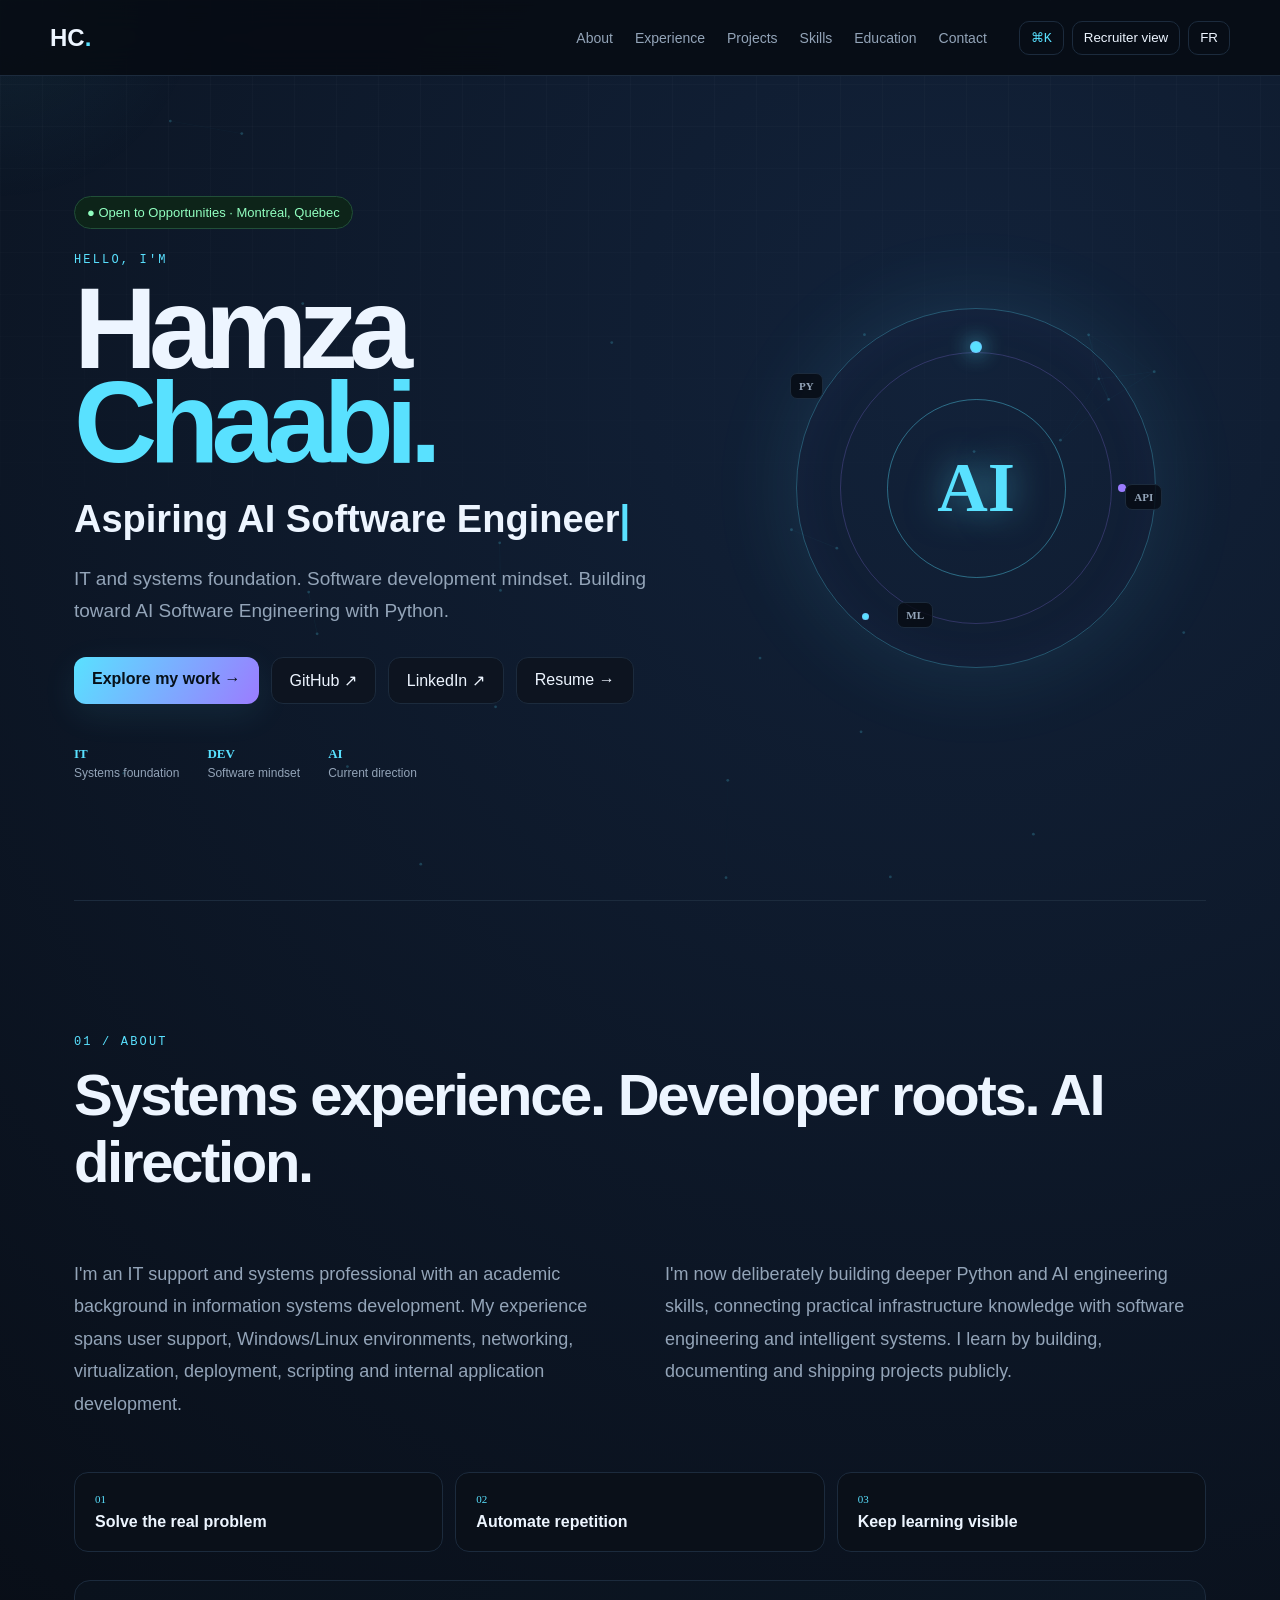
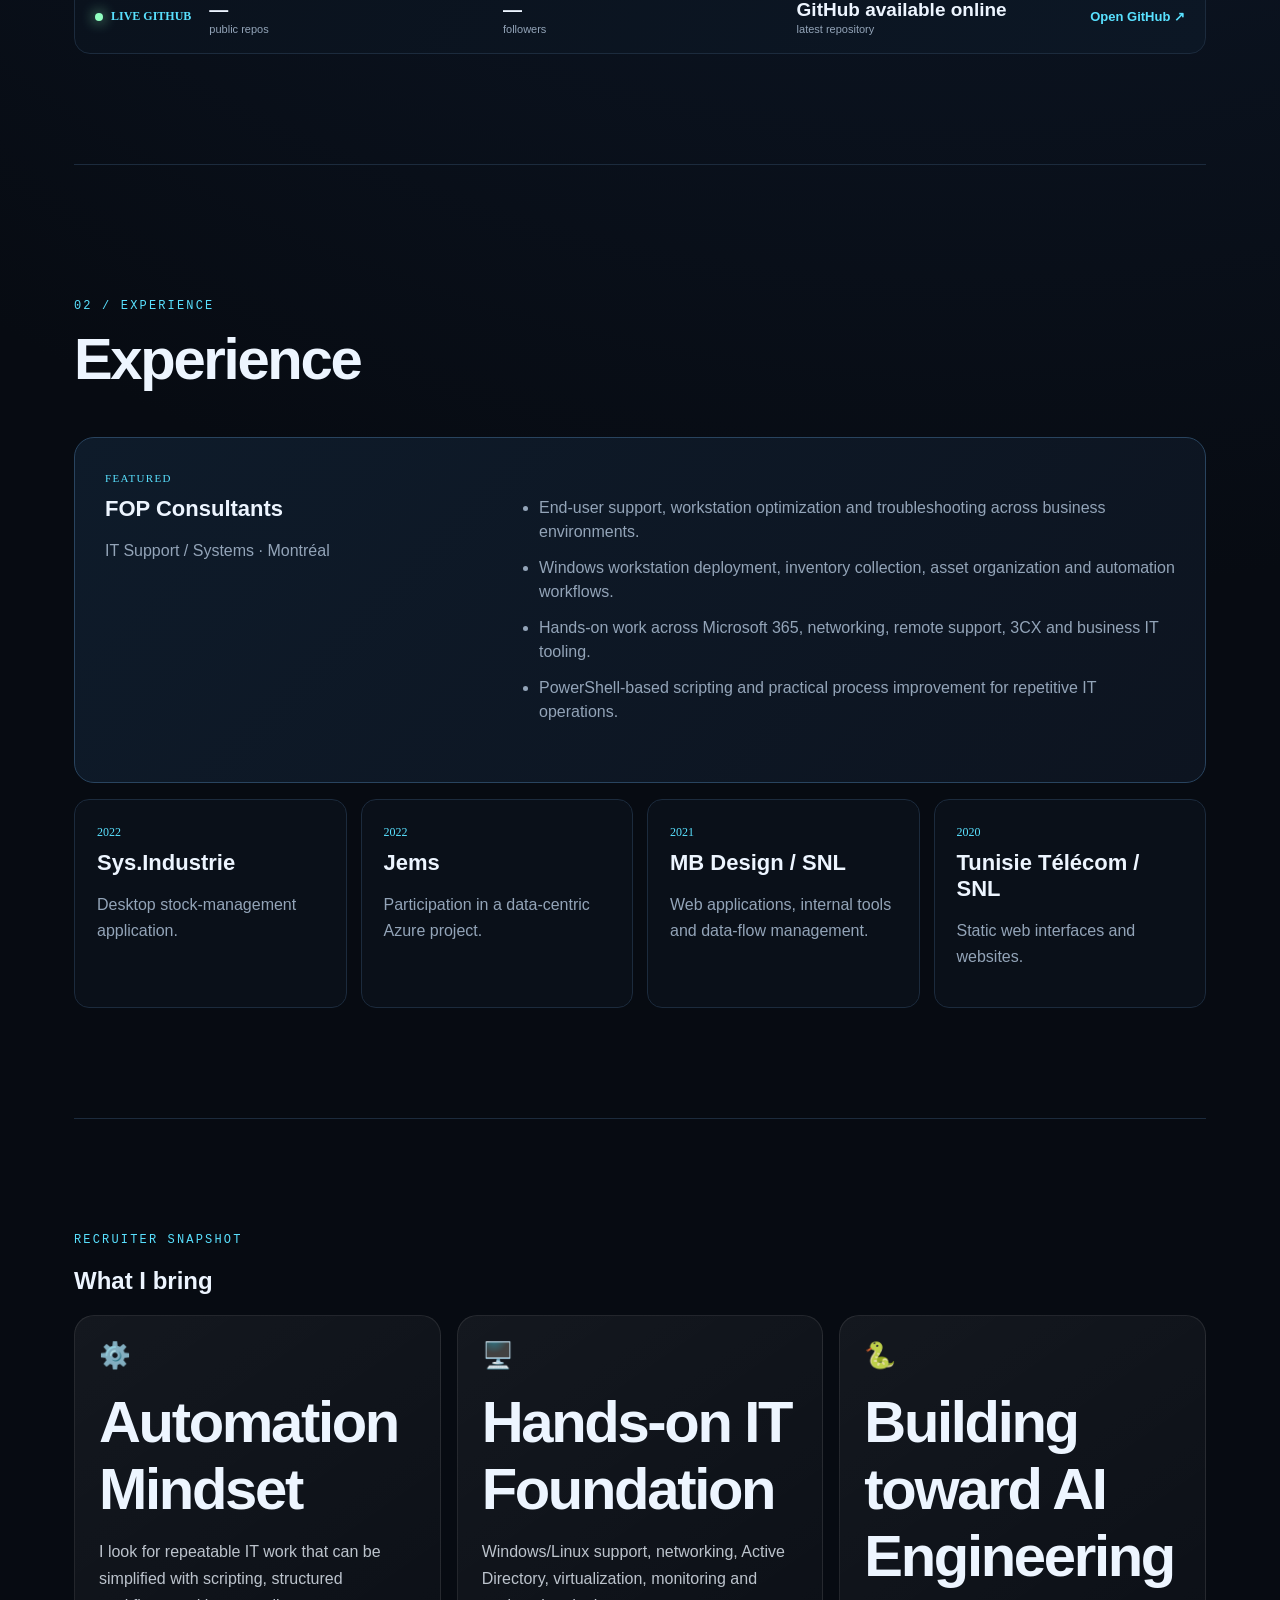
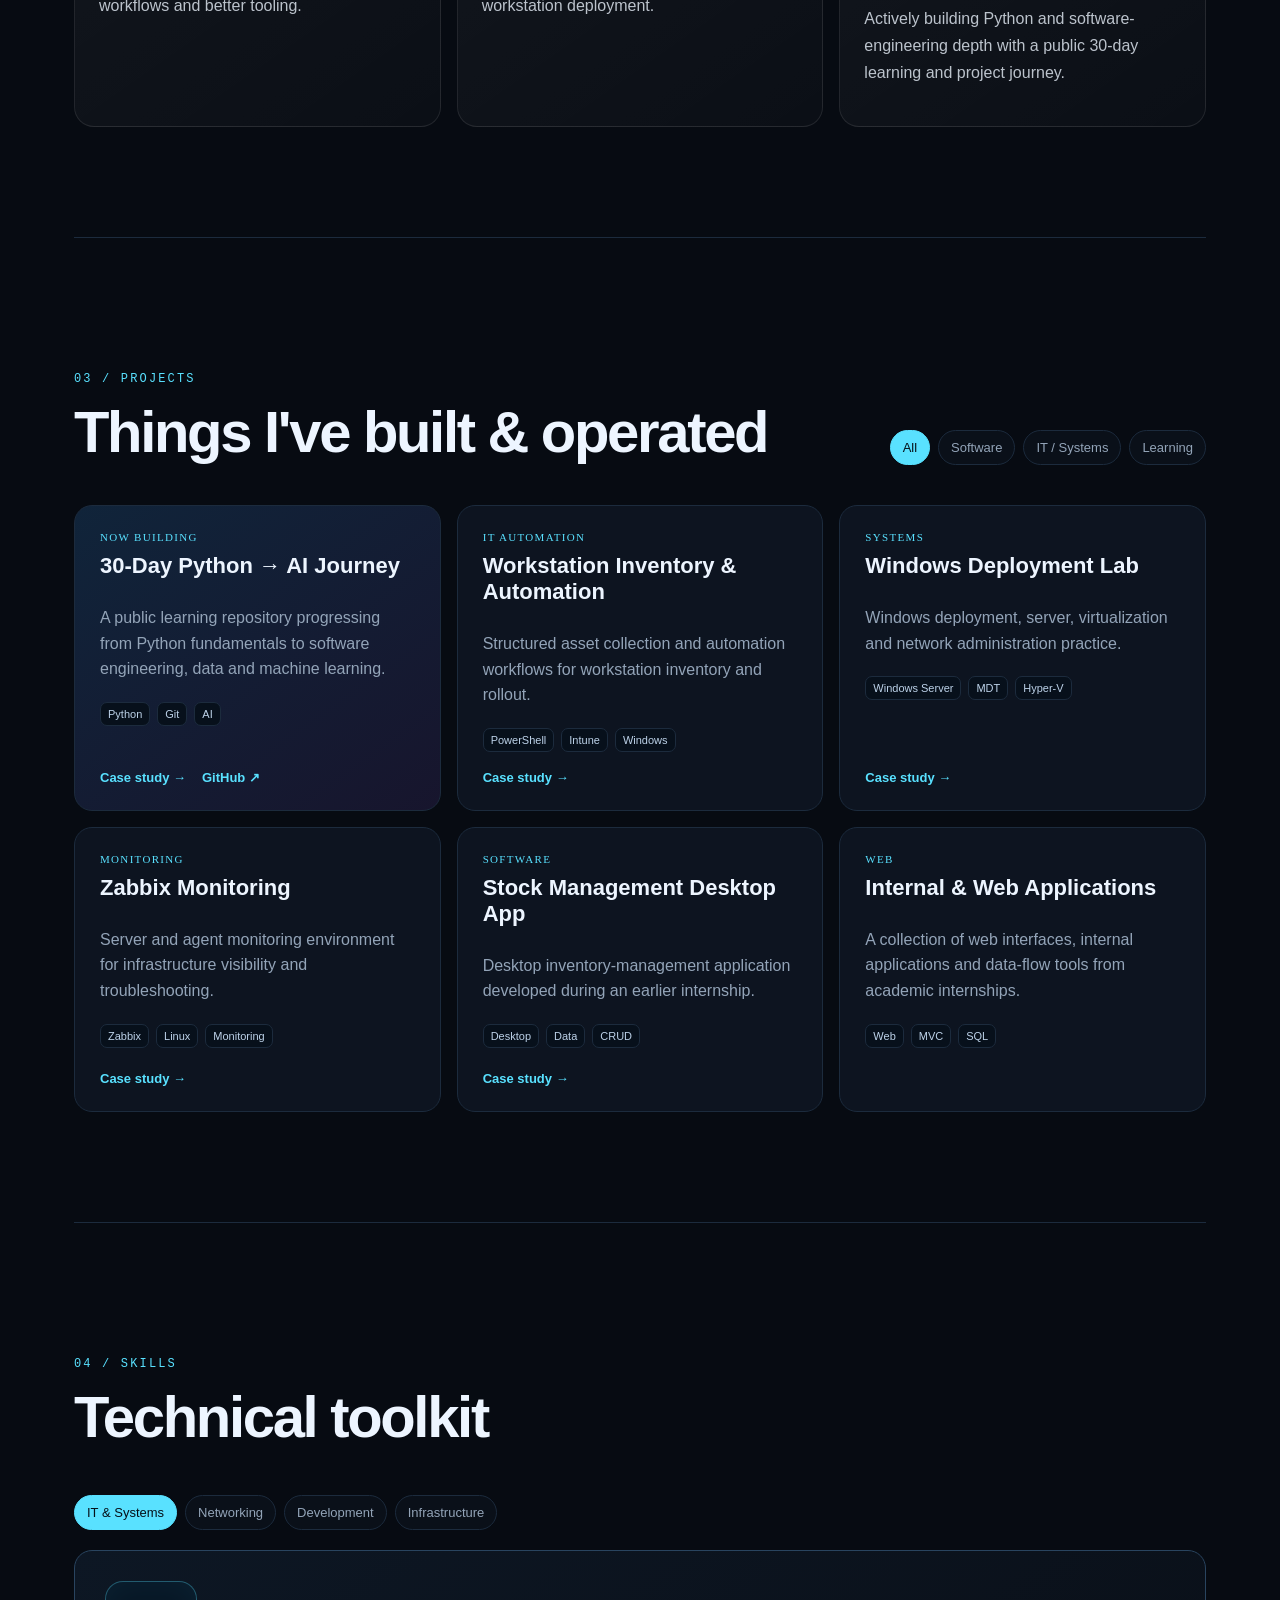
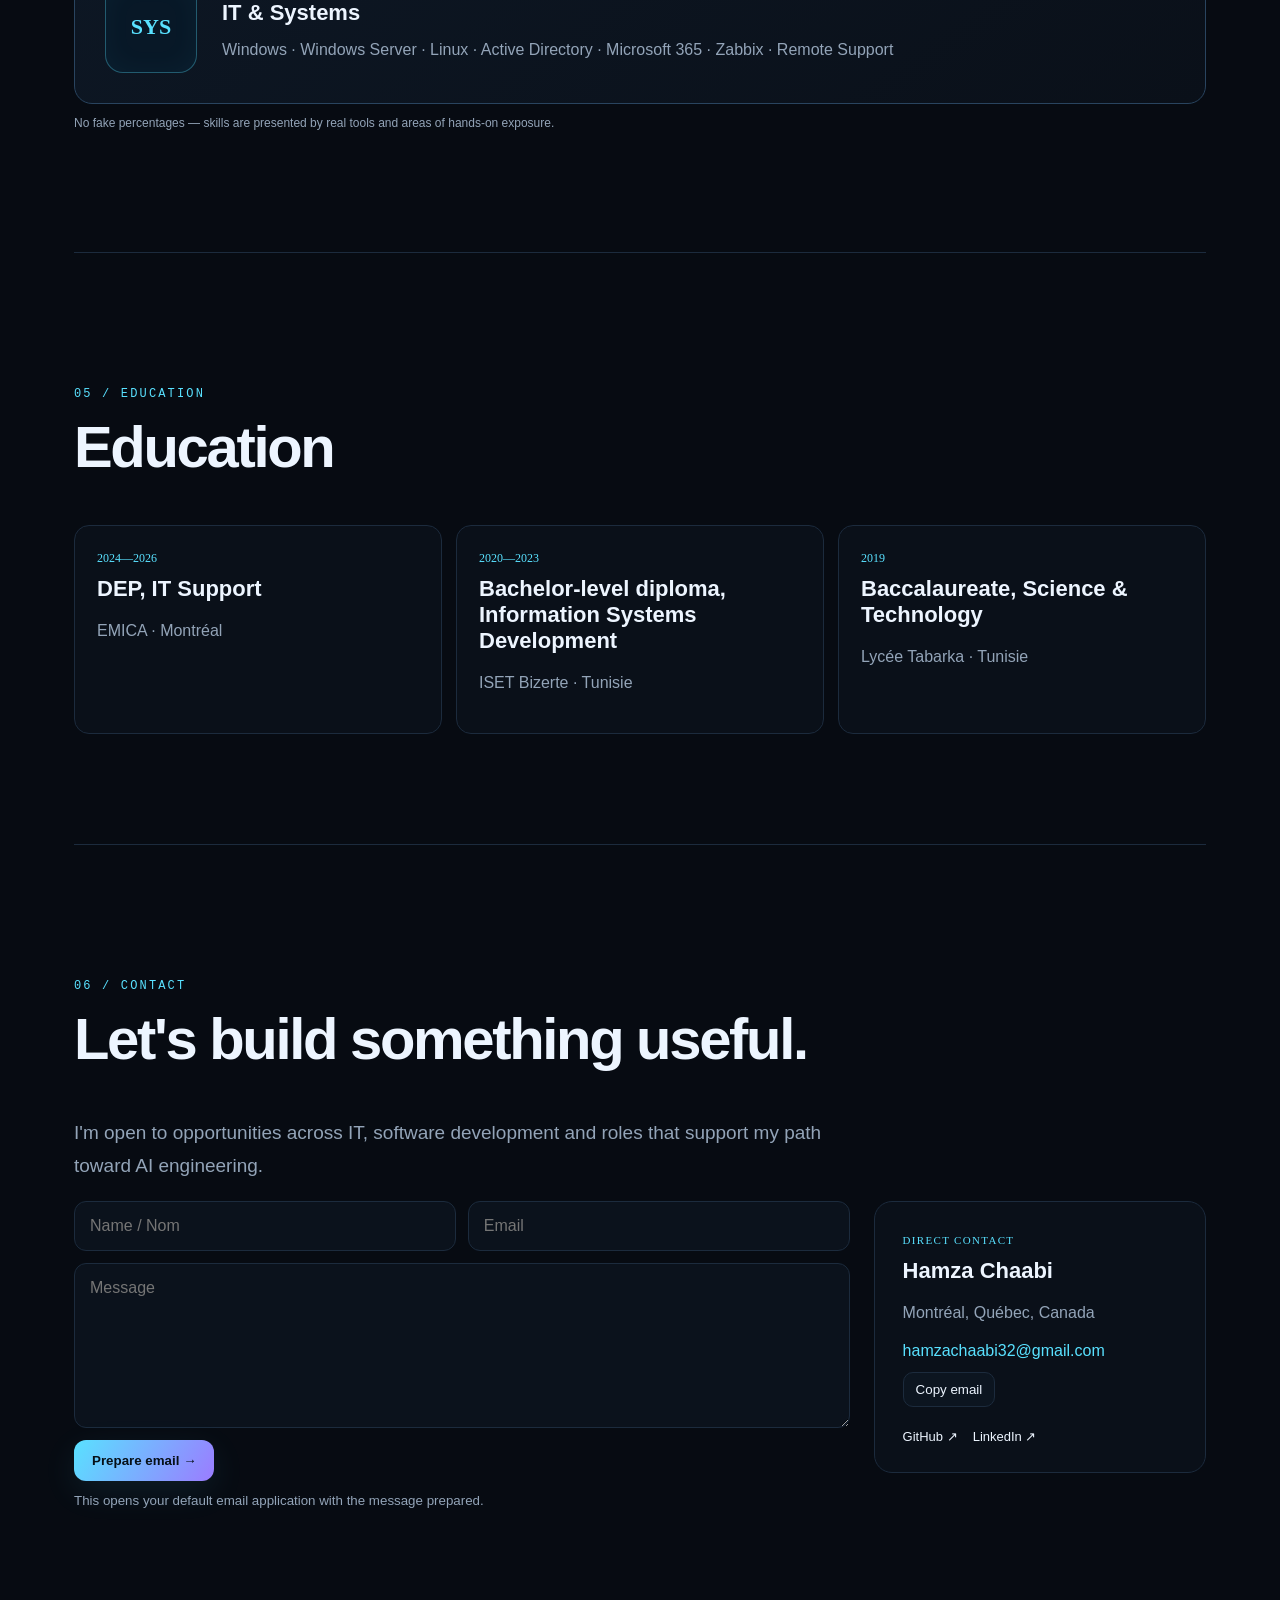
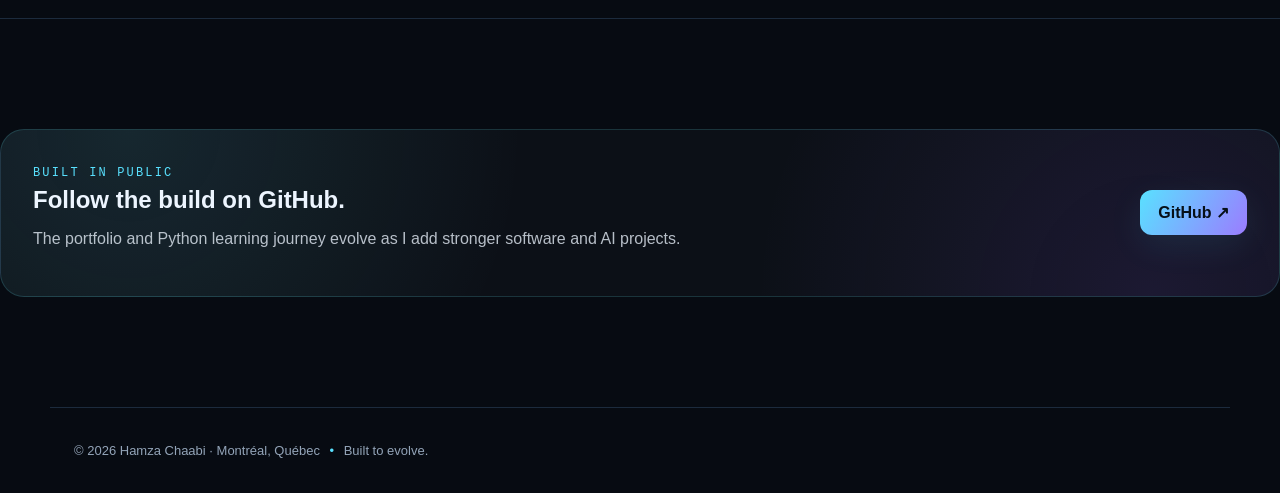
<file: index.html>
<!doctype html>
<html lang="en">
<head>
  <meta charset="utf-8">
  <meta name="viewport" content="width=device-width,initial-scale=1">
  <meta name="theme-color" content="#070b12">
  <title>Hamza Chaabi | IT, Software Engineering & AI</title>
  <meta name="description" content="Hamza Chaabi — IT systems, software development, Python and AI engineering portfolio in Montréal, Québec.">
  <meta property="og:title" content="Hamza Chaabi | Aspiring AI Software Engineer">
  <meta property="og:description" content="IT systems foundation, software development mindset, and a public journey toward AI Software Engineering with Python.">
  <meta property="og:type" content="website">
  <meta name="color-scheme" content="dark">
  <link rel="manifest" href="manifest.webmanifest">
  <link rel="icon" href="data:image/svg+xml,<svg xmlns=%22http://www.w3.org/2000/svg%22 viewBox=%220 0 100 100%22><rect width=%22100%22 height=%22100%22 rx=%2222%22 fill=%22%23070b12%22/><text x=%2250%22 y=%2262%22 font-size=%2242%22 text-anchor=%22middle%22 fill=%22%2359e1ff%22 font-family=%22Arial%22 font-weight=%22700%22>HC</text></svg>">
  <script type="application/ld+json">{"@context":"https://schema.org","@type":"Person","name":"Hamza Chaabi","jobTitle":"Aspiring AI Software Engineer","address":{"@type":"PostalAddress","addressLocality":"Montréal","addressRegion":"Québec","addressCountry":"CA"},"email":"mailto:hamzachaabi32@gmail.com","sameAs":["https://github.com/hamza2001-hash","https://www.linkedin.com/in/hamza-chaabi-73514b215/"]}</script>
  <link rel="stylesheet" href="style.css">
</head>
<body>
  <a class="skip-link" href="#mainContent">Skip to content</a>
  <div class="scroll-progress" id="scrollProgress"></div>
  <div class="cursor-glow" id="cursorGlow" aria-hidden="true"></div>

  <header id="siteHeader">
    <a class="logo" href="#home" aria-label="Hamza Chaabi home">HC<span>.</span></a>
    <nav id="nav">
      <a href="#about" data-en="About" data-fr="À propos">About</a>
      <a href="#experience" data-en="Experience" data-fr="Expérience">Experience</a>
      <a href="#projects" data-en="Projects" data-fr="Projets">Projects</a>
      <a href="#skills" data-en="Skills" data-fr="Compétences">Skills</a>
      <a href="#education" data-en="Education" data-fr="Formation">Education</a>
      <a href="#contact" data-en="Contact" data-fr="Contact">Contact</a>
    </nav>
    <div class="header-actions">
      <button id="commandBtn" class="icon-btn command-btn" type="button" aria-label="Open command palette">⌘K</button>
      <button id="recruiterBtn" class="icon-btn recruiter-btn" type="button" data-en="Recruiter view" data-fr="Vue recruteur">Recruiter view</button>
      <button id="lang" class="icon-btn" type="button" aria-label="Switch language">FR</button>
      <button id="menuBtn" class="icon-btn menu-btn" type="button" aria-label="Open menu" aria-expanded="false">☰</button>
    </div>
  </header>

  <main id="mainContent">
    <section id="home" class="hero">
      <canvas id="networkCanvas" aria-hidden="true"></canvas>
      <div class="hero-copy reveal">
        <div class="status" data-en="● Open to Opportunities · Montréal, Québec" data-fr="● Ouvert aux opportunités · Montréal, Québec">● Open to Opportunities · Montréal, Québec</div>
        <p class="eyebrow" data-en="HELLO, I'M" data-fr="BONJOUR, JE SUIS">HELLO, I'M</p>
        <h1>Hamza<br><span>Chaabi.</span></h1>
        <h2><span id="typewriter">Aspiring AI Software Engineer</span><span class="type-caret">|</span></h2>
        <p class="lead" data-en="IT and systems foundation. Software development mindset. Building toward AI Software Engineering with Python." data-fr="Une base solide en TI et systèmes, un esprit développement logiciel, et une progression vers l'ingénierie logicielle en IA avec Python.">IT and systems foundation. Software development mindset. Building toward AI Software Engineering with Python.</p>
        <div class="actions">
          <a class="btn primary" href="#projects" data-en="Explore my work →" data-fr="Voir mes projets →">Explore my work →</a>
          <a class="btn" href="https://github.com/hamza2001-hash" target="_blank" rel="noreferrer">GitHub ↗</a>
          <a class="btn" href="https://www.linkedin.com/in/hamza-chaabi-73514b215/" target="_blank" rel="noreferrer">LinkedIn ↗</a>
          <a class="btn" href="resume.html" data-en="Resume →" data-fr="CV →">Resume →</a>
        </div>
        <div class="hero-metrics">
          <div><strong>IT</strong><span data-en="Systems foundation" data-fr="Base systèmes">Systems foundation</span></div>
          <div><strong>DEV</strong><span data-en="Software mindset" data-fr="Esprit logiciel">Software mindset</span></div>
          <div><strong>AI</strong><span data-en="Current direction" data-fr="Direction actuelle">Current direction</span></div>
        </div>
      </div>
      <div class="orb reveal" aria-hidden="true">
        <div class="core">AI</div><span></span><span></span><span></span>
        <div class="orbit-label label-a">PY</div><div class="orbit-label label-b">API</div><div class="orbit-label label-c">ML</div>
      </div>
    </section>

    <section id="about">
      <div class="section-label reveal">01 / ABOUT</div>
      <h3 class="reveal" data-en="Systems experience. Developer roots. AI direction." data-fr="Expérience systèmes. Racines en développement. Direction IA.">Systems experience. Developer roots. AI direction.</h3>
      <div class="grid2 reveal">
        <p data-en="I'm an IT support and systems professional with an academic background in information systems development. My experience spans user support, Windows/Linux environments, networking, virtualization, deployment, scripting and internal application development." data-fr="Je suis un professionnel du soutien informatique et des systèmes avec une formation en développement de systèmes d'information. Mon expérience couvre le support utilisateur, Windows/Linux, les réseaux, la virtualisation, le déploiement, les scripts et le développement d'applications internes.">I'm an IT support and systems professional with an academic background in information systems development. My experience spans user support, Windows/Linux environments, networking, virtualization, deployment, scripting and internal application development.</p>
        <p data-en="I'm now deliberately building deeper Python and AI engineering skills, connecting practical infrastructure knowledge with software engineering and intelligent systems. I learn by building, documenting and shipping projects publicly." data-fr="Je développe maintenant mes compétences en Python et en ingénierie IA afin de relier mon expérience pratique en infrastructure au génie logiciel et aux systèmes intelligents. J'apprends en construisant, documentant et publiant mes projets.">I'm now deliberately building deeper Python and AI engineering skills, connecting practical infrastructure knowledge with software engineering and intelligent systems. I learn by building, documenting and shipping projects publicly.</p>
      </div>
      <div class="principles reveal">
        <div><span>01</span><b data-en="Solve the real problem" data-fr="Résoudre le vrai problème">Solve the real problem</b></div>
        <div><span>02</span><b data-en="Automate repetition" data-fr="Automatiser la répétition">Automate repetition</b></div>
        <div><span>03</span><b data-en="Keep learning visible" data-fr="Rendre l'apprentissage visible">Keep learning visible</b></div>
      </div>
      <div class="github-strip reveal" id="githubStrip">
        <div><span class="live-dot"></span><b data-en="LIVE GITHUB" data-fr="GITHUB EN DIRECT">LIVE GITHUB</b></div>
        <div class="github-stat"><strong id="ghRepos">—</strong><span data-en="public repos" data-fr="dépôts publics">public repos</span></div>
        <div class="github-stat"><strong id="ghFollowers">—</strong><span data-en="followers" data-fr="abonnés">followers</span></div>
        <div class="github-stat github-latest"><strong id="ghLatest">Loading…</strong><span data-en="latest repository" data-fr="dernier dépôt">latest repository</span></div>
        <a href="https://github.com/hamza2001-hash" target="_blank" rel="noreferrer" data-en="Open GitHub ↗" data-fr="Ouvrir GitHub ↗">Open GitHub ↗</a>
      </div>
    </section>

    <section id="experience">
      <div class="section-label reveal">02 / EXPERIENCE</div>
      <h3 class="reveal" data-en="Experience" data-fr="Expérience">Experience</h3>
      <article class="featured reveal">
        <div>
          <span class="pill">FEATURED</span>
          <h4>FOP Consultants</h4>
          <p class="muted" data-en="IT Support / Systems · Montréal" data-fr="Soutien TI / Systèmes · Montréal">IT Support / Systems · Montréal</p>
        </div>
        <ul>
          <li data-en="End-user support, workstation optimization and troubleshooting across business environments." data-fr="Support aux utilisateurs, optimisation des postes et dépannage dans des environnements d'entreprise.">End-user support, workstation optimization and troubleshooting across business environments.</li>
          <li data-en="Windows workstation deployment, inventory collection, asset organization and automation workflows." data-fr="Déploiement de postes Windows, collecte d'inventaire, organisation des actifs et processus d'automatisation.">Windows workstation deployment, inventory collection, asset organization and automation workflows.</li>
          <li data-en="Hands-on work across Microsoft 365, networking, remote support, 3CX and business IT tooling." data-fr="Travail pratique avec Microsoft 365, réseaux, support à distance, 3CX et outils TI d'entreprise.">Hands-on work across Microsoft 365, networking, remote support, 3CX and business IT tooling.</li>
          <li data-en="PowerShell-based scripting and practical process improvement for repetitive IT operations." data-fr="Scripts PowerShell et amélioration pratique des processus pour les opérations TI répétitives.">PowerShell-based scripting and practical process improvement for repetitive IT operations.</li>
        </ul>
      </article>
      <div class="timeline reveal">
        <article><b>2022</b><h4>Sys.Industrie</h4><p data-en="Desktop stock-management application." data-fr="Application desktop de gestion de stocks.">Desktop stock-management application.</p></article>
        <article><b>2022</b><h4>Jems</h4><p data-en="Participation in a data-centric Azure project." data-fr="Participation à un projet data-centric sur Azure.">Participation in a data-centric Azure project.</p></article>
        <article><b>2021</b><h4>MB Design / SNL</h4><p data-en="Web applications, internal tools and data-flow management." data-fr="Applications Web, outils internes et gestion de flux de données.">Web applications, internal tools and data-flow management.</p></article>
        <article><b>2020</b><h4>Tunisie Télécom / SNL</h4><p data-en="Static web interfaces and websites." data-fr="Interfaces et sites Web statiques.">Static web interfaces and websites.</p></article>
      </div>
    </section>

    
<section class="section v4-highlights" id="highlights">
  <div class="container">
    <div class="section-heading reveal">
      <span class="eyebrow" data-en="RECRUITER SNAPSHOT" data-fr="APERÇU RECRUTEUR">RECRUITER SNAPSHOT</span>
      <h2 data-en="What I bring" data-fr="Ce que j’apporte">What I bring</h2>
    </div>
    <div class="impact-grid">
      <article class="impact-card reveal">
        <span class="impact-icon">⚙️</span>
        <h3 data-en="Automation Mindset" data-fr="Esprit d’automatisation">Automation Mindset</h3>
        <p data-en="I look for repeatable IT work that can be simplified with scripting, structured workflows and better tooling."
           data-fr="Je cherche à simplifier les tâches TI répétitives grâce aux scripts, aux processus structurés et aux bons outils.">
           I look for repeatable IT work that can be simplified with scripting, structured workflows and better tooling.
        </p>
      </article>
      <article class="impact-card reveal">
        <span class="impact-icon">🖥️</span>
        <h3 data-en="Hands-on IT Foundation" data-fr="Base TI pratique">Hands-on IT Foundation</h3>
        <p data-en="Windows/Linux support, networking, Active Directory, virtualization, monitoring and workstation deployment."
           data-fr="Support Windows/Linux, réseaux, Active Directory, virtualisation, supervision et déploiement de postes.">
           Windows/Linux support, networking, Active Directory, virtualization, monitoring and workstation deployment.
        </p>
      </article>
      <article class="impact-card reveal">
        <span class="impact-icon">🐍</span>
        <h3 data-en="Building toward AI Engineering" data-fr="Évolution vers l’ingénierie IA">Building toward AI Engineering</h3>
        <p data-en="Actively building Python and software-engineering depth with a public 30-day learning and project journey."
           data-fr="Développement actif de compétences Python et génie logiciel avec un parcours public de 30 jours et des projets.">
           Actively building Python and software-engineering depth with a public 30-day learning and project journey.
        </p>
      </article>
    </div>
  </div>
</section>

<section id="projects">
      <div class="section-label reveal">03 / PROJECTS</div>
      <div class="section-heading-row reveal">
        <h3 data-en="Things I've built & operated" data-fr="Ce que j'ai construit et exploité">Things I've built & operated</h3>
        <div class="filters" role="group" aria-label="Project filters">
          <button class="filter active" data-filter="all" data-en="All" data-fr="Tous">All</button>
          <button class="filter" data-filter="software" data-en="Software" data-fr="Logiciel">Software</button>
          <button class="filter" data-filter="it">IT / Systems</button>
          <button class="filter" data-filter="learning" data-en="Learning" data-fr="Apprentissage">Learning</button>
        </div>
      </div>
      <div class="cards" id="projectGrid">
        <article class="card accent reveal" data-category="learning software">
          <span>NOW BUILDING</span><h4>30-Day Python → AI Journey</h4>
          <p data-en="A public learning repository progressing from Python fundamentals to software engineering, data and machine learning." data-fr="Un dépôt public allant des bases de Python au génie logiciel, aux données et au machine learning.">A public learning repository progressing from Python fundamentals to software engineering, data and machine learning.</p>
          <div class="tags"><i>Python</i><i>Git</i><i>AI</i></div>
          <div class="card-links"><a href="projects/python-ai-journey.html" data-en="Case study →" data-fr="Étude de cas →">Case study →</a><a href="https://github.com/hamza2001-hash/python-ai-journey" target="_blank" rel="noreferrer">GitHub ↗</a></div>
        </article>
        <article class="card reveal" data-category="it software">
          <span>IT AUTOMATION</span><h4>Workstation Inventory & Automation</h4>
          <p data-en="Structured asset collection and automation workflows for workstation inventory and rollout." data-fr="Collecte structurée des actifs et automatisation des processus d'inventaire et de déploiement.">Structured asset collection and automation workflows for workstation inventory and rollout.</p>
          <div class="tags"><i>PowerShell</i><i>Intune</i><i>Windows</i></div>
          <div class="card-links"><a href="projects/workstation-inventory.html" data-en="Case study →" data-fr="Étude de cas →">Case study →</a></div>
        </article>
        <article class="card reveal" data-category="it">
          <span>SYSTEMS</span><h4>Windows Deployment Lab</h4>
          <p data-en="Windows deployment, server, virtualization and network administration practice." data-fr="Pratique du déploiement Windows, serveurs, virtualisation et administration réseau.">Windows deployment, server, virtualization and network administration practice.</p>
          <div class="tags"><i>Windows Server</i><i>MDT</i><i>Hyper-V</i></div>
          <div class="card-links"><a href="projects/windows-deployment.html" data-en="Case study →" data-fr="Étude de cas →">Case study →</a></div>
        </article>
        <article class="card reveal" data-category="it">
          <span>MONITORING</span><h4>Zabbix Monitoring</h4>
          <p data-en="Server and agent monitoring environment for infrastructure visibility and troubleshooting." data-fr="Environnement de supervision serveur et agents pour la visibilité et le dépannage de l'infrastructure.">Server and agent monitoring environment for infrastructure visibility and troubleshooting.</p>
          <div class="tags"><i>Zabbix</i><i>Linux</i><i>Monitoring</i></div>
          <div class="card-links"><a href="projects/zabbix-monitoring.html" data-en="Case study →" data-fr="Étude de cas →">Case study →</a></div>
        </article>
        <article class="card reveal" data-category="software">
          <span>SOFTWARE</span><h4>Stock Management Desktop App</h4>
          <p data-en="Desktop inventory-management application developed during an earlier internship." data-fr="Application desktop de gestion de stocks développée lors d'un stage antérieur.">Desktop inventory-management application developed during an earlier internship.</p>
          <div class="tags"><i>Desktop</i><i>Data</i><i>CRUD</i></div>
          <div class="card-links"><a href="projects/stock-management.html" data-en="Case study →" data-fr="Étude de cas →">Case study →</a></div>
        </article>
        <article class="card reveal" data-category="software">
          <span>WEB</span><h4>Internal & Web Applications</h4>
          <p data-en="A collection of web interfaces, internal applications and data-flow tools from academic internships." data-fr="Ensemble d'interfaces Web, applications internes et outils de flux de données issus de stages académiques.">A collection of web interfaces, internal applications and data-flow tools from academic internships.</p>
          <div class="tags"><i>Web</i><i>MVC</i><i>SQL</i></div>
        </article>
      </div>
    </section>

    <section id="skills">
      <div class="section-label reveal">04 / SKILLS</div>
      <h3 class="reveal" data-en="Technical toolkit" data-fr="Boîte à outils technique">Technical toolkit</h3>
      <div class="skill-tabs reveal" role="tablist">
        <button class="skill-tab active" data-skill="systems" data-en="IT & Systems" data-fr="TI & Systèmes">IT & Systems</button>
        <button class="skill-tab" data-skill="networking" data-en="Networking" data-fr="Réseaux">Networking</button>
        <button class="skill-tab" data-skill="development" data-en="Development" data-fr="Développement">Development</button>
        <button class="skill-tab" data-skill="infra" data-en="Infrastructure" data-fr="Infrastructure">Infrastructure</button>
      </div>
      <div class="skill-panel reveal" id="skillPanel">
        <div class="skill-icon">SYS</div>
        <div><h4 id="skillTitle">IT & Systems</h4><p id="skillText">Windows · Windows Server · Linux · Active Directory · Microsoft 365 · Zabbix · Remote Support</p></div>
      </div>
      <p class="skill-note reveal" data-en="No fake percentages — skills are presented by real tools and areas of hands-on exposure." data-fr="Aucun faux pourcentage — les compétences sont présentées selon les vrais outils et domaines pratiqués.">No fake percentages — skills are presented by real tools and areas of hands-on exposure.</p>
    </section>

    <section id="education">
      <div class="section-label reveal">05 / EDUCATION</div>
      <h3 class="reveal" data-en="Education" data-fr="Formation">Education</h3>
      <div class="edu reveal">
        <article><b>2024—2026</b><h4 data-en="DEP, IT Support" data-fr="DEP, Soutien informatique">DEP, IT Support</h4><p>EMICA · Montréal</p></article>
        <article><b>2020—2023</b><h4 data-en="Bachelor-level diploma, Information Systems Development" data-fr="Licence, Développement de systèmes d'information">Bachelor-level diploma, Information Systems Development</h4><p>ISET Bizerte · Tunisie</p></article>
        <article><b>2019</b><h4 data-en="Baccalaureate, Science & Technology" data-fr="Baccalauréat, Sciences et technologies">Baccalaureate, Science & Technology</h4><p>Lycée Tabarka · Tunisie</p></article>
      </div>
    </section>

    <section id="contact">
      <div class="section-label reveal">06 / CONTACT</div>
      <h3 class="reveal" data-en="Let's build something useful." data-fr="Construisons quelque chose d'utile.">Let's build something useful.</h3>
      <p class="lead reveal" data-en="I'm open to opportunities across IT, software development and roles that support my path toward AI engineering." data-fr="Je suis ouvert aux opportunités en TI, développement logiciel et aux rôles qui soutiennent mon évolution vers l'ingénierie IA.">I'm open to opportunities across IT, software development and roles that support my path toward AI engineering.</p>
      <div class="contact-grid reveal">
        <form id="contactForm">
          <input id="name" placeholder="Name / Nom" required>
          <input id="email" type="email" placeholder="Email" required>
          <textarea id="message" placeholder="Message" required></textarea>
          <button class="btn primary" type="submit" data-en="Prepare email →" data-fr="Préparer l'e-mail →">Prepare email →</button>
          <small id="formHint" data-en="This opens your default email application with the message prepared." data-fr="Ceci ouvre votre application e-mail par défaut avec le message préparé.">This opens your default email application with the message prepared.</small>
        </form>
        <aside class="contact-card">
          <span class="pill" data-en="DIRECT CONTACT" data-fr="CONTACT DIRECT">DIRECT CONTACT</span>
          <h4>Hamza Chaabi</h4>
          <p>Montréal, Québec, Canada</p>
          <a href="mailto:hamzachaabi32@gmail.com">hamzachaabi32@gmail.com</a>
          <button class="copy-email" id="copyEmail" type="button" data-en="Copy email" data-fr="Copier l'e-mail">Copy email</button>
          <div class="contact-socials"><a href="https://github.com/hamza2001-hash" target="_blank" rel="noreferrer">GitHub ↗</a><a href="https://www.linkedin.com/in/hamza-chaabi-73514b215/" target="_blank" rel="noreferrer">LinkedIn ↗</a></div>
        </aside>
      </div>
    </section>
  </main>
  
<section class="section launch-strip">
  <div class="container launch-inner reveal">
    <div>
      <span class="eyebrow" data-en="BUILT IN PUBLIC" data-fr="CONSTRUIT EN PUBLIC">BUILT IN PUBLIC</span>
      <h2 data-en="Follow the build on GitHub." data-fr="Suivez l’évolution sur GitHub.">Follow the build on GitHub.</h2>
      <p data-en="The portfolio and Python learning journey evolve as I add stronger software and AI projects."
         data-fr="Le portfolio et le parcours Python évoluent à mesure que j’ajoute des projets logiciels et IA plus avancés.">
         The portfolio and Python learning journey evolve as I add stronger software and AI projects.
      </p>
    </div>
    <a class="btn primary" href="https://github.com/hamza2001-hash" target="_blank" rel="noopener">GitHub ↗</a>
  </div>
</section>

<footer>© <span id="year"></span> Hamza Chaabi · Montréal, Québec <span class="footer-dot">•</span> <span data-en="Built to evolve." data-fr="Conçu pour évoluer.">Built to evolve.</span></footer>

  <dialog id="recruiterDialog" class="recruiter-dialog">
    <button class="dialog-close" data-close-dialog aria-label="Close">✕</button>
    <p class="eyebrow" data-en="60-SECOND RECRUITER VIEW" data-fr="VUE RECRUTEUR EN 60 SECONDES">60-SECOND RECRUITER VIEW</p>
    <h3>Hamza Chaabi</h3>
    <p class="dialog-lead" data-en="IT systems professional with developer roots, now building toward AI Software Engineering with Python." data-fr="Professionnel TI et systèmes avec des bases en développement, évoluant vers l'ingénierie logicielle en IA avec Python.">IT systems professional with developer roots, now building toward AI Software Engineering with Python.</p>
    <div class="quick-grid">
      <div><span>LOCATION</span><b>Montréal, Québec</b></div>
      <div><span>STATUS</span><b data-en="Open to opportunities" data-fr="Ouvert aux opportunités">Open to opportunities</b></div>
      <div><span>CORE</span><b>Windows · Linux · AD · M365</b></div>
      <div><span>BUILDING</span><b>Python · Software · AI</b></div>
    </div>
    <div class="dialog-actions"><a class="btn primary" href="resume.html" data-en="Open resume →" data-fr="Ouvrir le CV →">Open resume →</a><a class="btn" href="#projects" data-close-dialog data-en="View projects" data-fr="Voir les projets">View projects</a></div>
  </dialog>

  <dialog id="commandDialog" class="command-dialog">
    <div class="command-head"><span>⌘</span><input id="commandInput" autocomplete="off" placeholder="Go to… / Aller à…"></div>
    <div class="command-list" id="commandList">
      <button data-command="#about">01 <span>About / À propos</span></button>
      <button data-command="#experience">02 <span>Experience / Expérience</span></button>
      <button data-command="#projects">03 <span>Projects / Projets</span></button>
      <button data-command="#skills">04 <span>Skills / Compétences</span></button>
      <button data-command="#contact">05 <span>Contact</span></button>
      <button data-command="resume.html">06 <span>Resume / CV</span></button>
      <button data-command="https://github.com/hamza2001-hash">07 <span>GitHub</span></button>
    </div>
  </dialog>

  <div class="toast" id="toast" role="status" aria-live="polite"></div>
  <script src="script.js"></script>
</body>
</html>
</file>
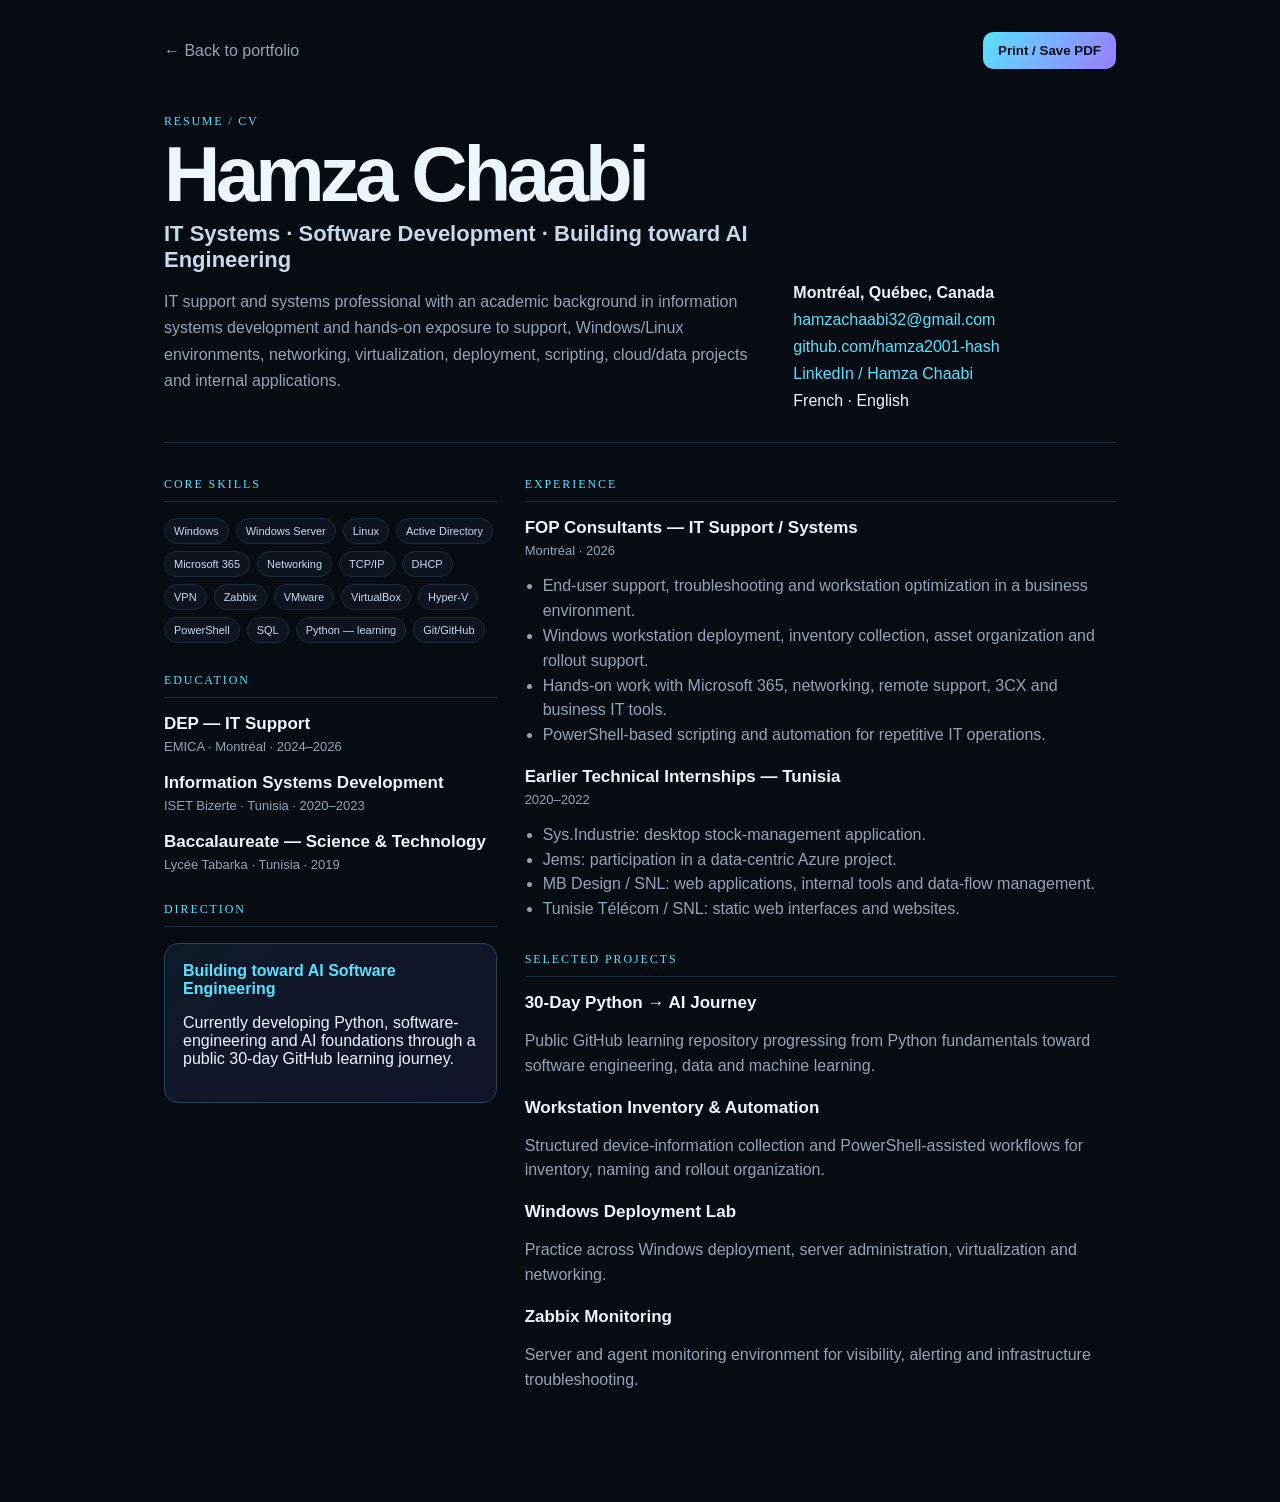
<file: resume.html>
<!doctype html>
<html lang="en">
<head>
<meta charset="utf-8"><meta name="viewport" content="width=device-width,initial-scale=1">
<title>Resume | Hamza Chaabi</title>
<meta name="description" content="Resume of Hamza Chaabi — IT systems, software development, Python and AI engineering direction.">
<style>
:root{--bg:#070b12;--panel:#0d1420;--text:#edf5ff;--muted:#93a4b8;--line:#1c2b3d;--cyan:#59e1ff;--violet:#9b7cff}*{box-sizing:border-box}body{margin:0;background:var(--bg);color:var(--text);font-family:Inter,Segoe UI,Arial,sans-serif}.wrap{max-width:1000px;margin:auto;padding:32px 24px 80px}.topbar{display:flex;justify-content:space-between;gap:12px;align-items:center;margin-bottom:45px}.back{color:var(--muted);text-decoration:none}.back:hover{color:var(--cyan)}button{border:0;border-radius:10px;padding:11px 15px;background:linear-gradient(120deg,var(--cyan),var(--violet));font-weight:800;color:#061018;cursor:pointer}.hero{display:grid;grid-template-columns:1.3fr .7fr;gap:30px;border-bottom:1px solid var(--line);padding-bottom:32px}.eyebrow{font:12px Consolas;color:var(--cyan);letter-spacing:.15em}.hero h1{font-size:clamp(48px,8vw,78px);letter-spacing:-.055em;line-height:.92;margin:10px 0}.hero h2{font-size:22px;margin:0;color:#c8d9ec}.hero p{color:var(--muted);line-height:1.65}.contact{display:grid;align-content:end;gap:9px}.contact a{color:var(--cyan);text-decoration:none;word-break:break-word}.grid{display:grid;grid-template-columns:.72fr 1.28fr;gap:28px;padding-top:34px}.section{margin-bottom:30px}.section h3{font:12px Consolas;color:var(--cyan);letter-spacing:.16em;border-bottom:1px solid var(--line);padding-bottom:9px;margin:0 0 16px}.item{margin-bottom:19px}.item h4{margin:0 0 5px;font-size:17px}.item .meta{color:var(--muted);font-size:13px}.item p,.item li{color:var(--muted);line-height:1.55}.item ul{padding-left:18px;margin-bottom:0}.chips{display:flex;flex-wrap:wrap;gap:7px}.chips span{border:1px solid var(--line);background:var(--panel);border-radius:999px;padding:6px 9px;font-size:11px;color:#c7d9eb}.focus{padding:18px;border:1px solid #28445f;background:linear-gradient(135deg,#0e1a28,#111329);border-radius:14px}.focus b{color:var(--cyan)}@media(max-width:760px){.hero,.grid{grid-template-columns:1fr}.contact{align-content:start}.topbar{align-items:flex-start}}@media print{body{background:#fff;color:#111;font-family:Arial,sans-serif}.wrap{max-width:none;padding:0}.topbar{display:none}.hero{grid-template-columns:1.35fr .65fr;border-color:#bbb}.hero h1{font-size:42px}.hero h2{color:#222}.hero p,.item p,.item li,.item .meta{color:#444}.eyebrow,.section h3,.contact a,.focus b{color:#0c6677}.grid{grid-template-columns:.72fr 1.28fr;gap:22px}.section{margin-bottom:20px}.item{margin-bottom:14px}.chips span{border-color:#bbb;background:#fff;color:#222}.focus{background:#f6f8fa;border-color:#bbb}.section h3{border-color:#bbb}a{color:#111!important;text-decoration:none}.hero,.grid{break-inside:avoid}.item{break-inside:avoid}@page{margin:12mm}}
</style>
</head>
<body><main class="wrap">
<div class="topbar"><a class="back" href="index.html">← Back to portfolio</a><button onclick="window.print()">Print / Save PDF</button></div>
<section class="hero"><div><div class="eyebrow">RESUME / CV</div><h1>Hamza Chaabi</h1><h2>IT Systems · Software Development · Building toward AI Engineering</h2><p>IT support and systems professional with an academic background in information systems development and hands-on exposure to support, Windows/Linux environments, networking, virtualization, deployment, scripting, cloud/data projects and internal applications.</p></div><div class="contact"><strong>Montréal, Québec, Canada</strong><a href="mailto:hamzachaabi32@gmail.com">hamzachaabi32@gmail.com</a><a href="https://github.com/hamza2001-hash">github.com/hamza2001-hash</a><a href="https://www.linkedin.com/in/hamza-chaabi-73514b215/">LinkedIn / Hamza Chaabi</a><span>French · English</span></div></section>
<div class="grid">
<aside>
<section class="section"><h3>CORE SKILLS</h3><div class="chips"><span>Windows</span><span>Windows Server</span><span>Linux</span><span>Active Directory</span><span>Microsoft 365</span><span>Networking</span><span>TCP/IP</span><span>DHCP</span><span>VPN</span><span>Zabbix</span><span>VMware</span><span>VirtualBox</span><span>Hyper-V</span><span>PowerShell</span><span>SQL</span><span>Python — learning</span><span>Git/GitHub</span></div></section>
<section class="section"><h3>EDUCATION</h3><div class="item"><h4>DEP — IT Support</h4><div class="meta">EMICA · Montréal · 2024–2026</div></div><div class="item"><h4>Information Systems Development</h4><div class="meta">ISET Bizerte · Tunisia · 2020–2023</div></div><div class="item"><h4>Baccalaureate — Science & Technology</h4><div class="meta">Lycée Tabarka · Tunisia · 2019</div></div></section>
<section class="section"><h3>DIRECTION</h3><div class="focus"><b>Building toward AI Software Engineering</b><p>Currently developing Python, software-engineering and AI foundations through a public 30-day GitHub learning journey.</p></div></section>
</aside>
<div>
<section class="section"><h3>EXPERIENCE</h3><div class="item"><h4>FOP Consultants — IT Support / Systems</h4><div class="meta">Montréal · 2026</div><ul><li>End-user support, troubleshooting and workstation optimization in a business environment.</li><li>Windows workstation deployment, inventory collection, asset organization and rollout support.</li><li>Hands-on work with Microsoft 365, networking, remote support, 3CX and business IT tools.</li><li>PowerShell-based scripting and automation for repetitive IT operations.</li></ul></div><div class="item"><h4>Earlier Technical Internships — Tunisia</h4><div class="meta">2020–2022</div><ul><li>Sys.Industrie: desktop stock-management application.</li><li>Jems: participation in a data-centric Azure project.</li><li>MB Design / SNL: web applications, internal tools and data-flow management.</li><li>Tunisie Télécom / SNL: static web interfaces and websites.</li></ul></div></section>
<section class="section"><h3>SELECTED PROJECTS</h3><div class="item"><h4>30-Day Python → AI Journey</h4><p>Public GitHub learning repository progressing from Python fundamentals toward software engineering, data and machine learning.</p></div><div class="item"><h4>Workstation Inventory & Automation</h4><p>Structured device-information collection and PowerShell-assisted workflows for inventory, naming and rollout organization.</p></div><div class="item"><h4>Windows Deployment Lab</h4><p>Practice across Windows deployment, server administration, virtualization and networking.</p></div><div class="item"><h4>Zabbix Monitoring</h4><p>Server and agent monitoring environment for visibility, alerting and infrastructure troubleshooting.</p></div></section>
</div></div></main></body></html>
</file>
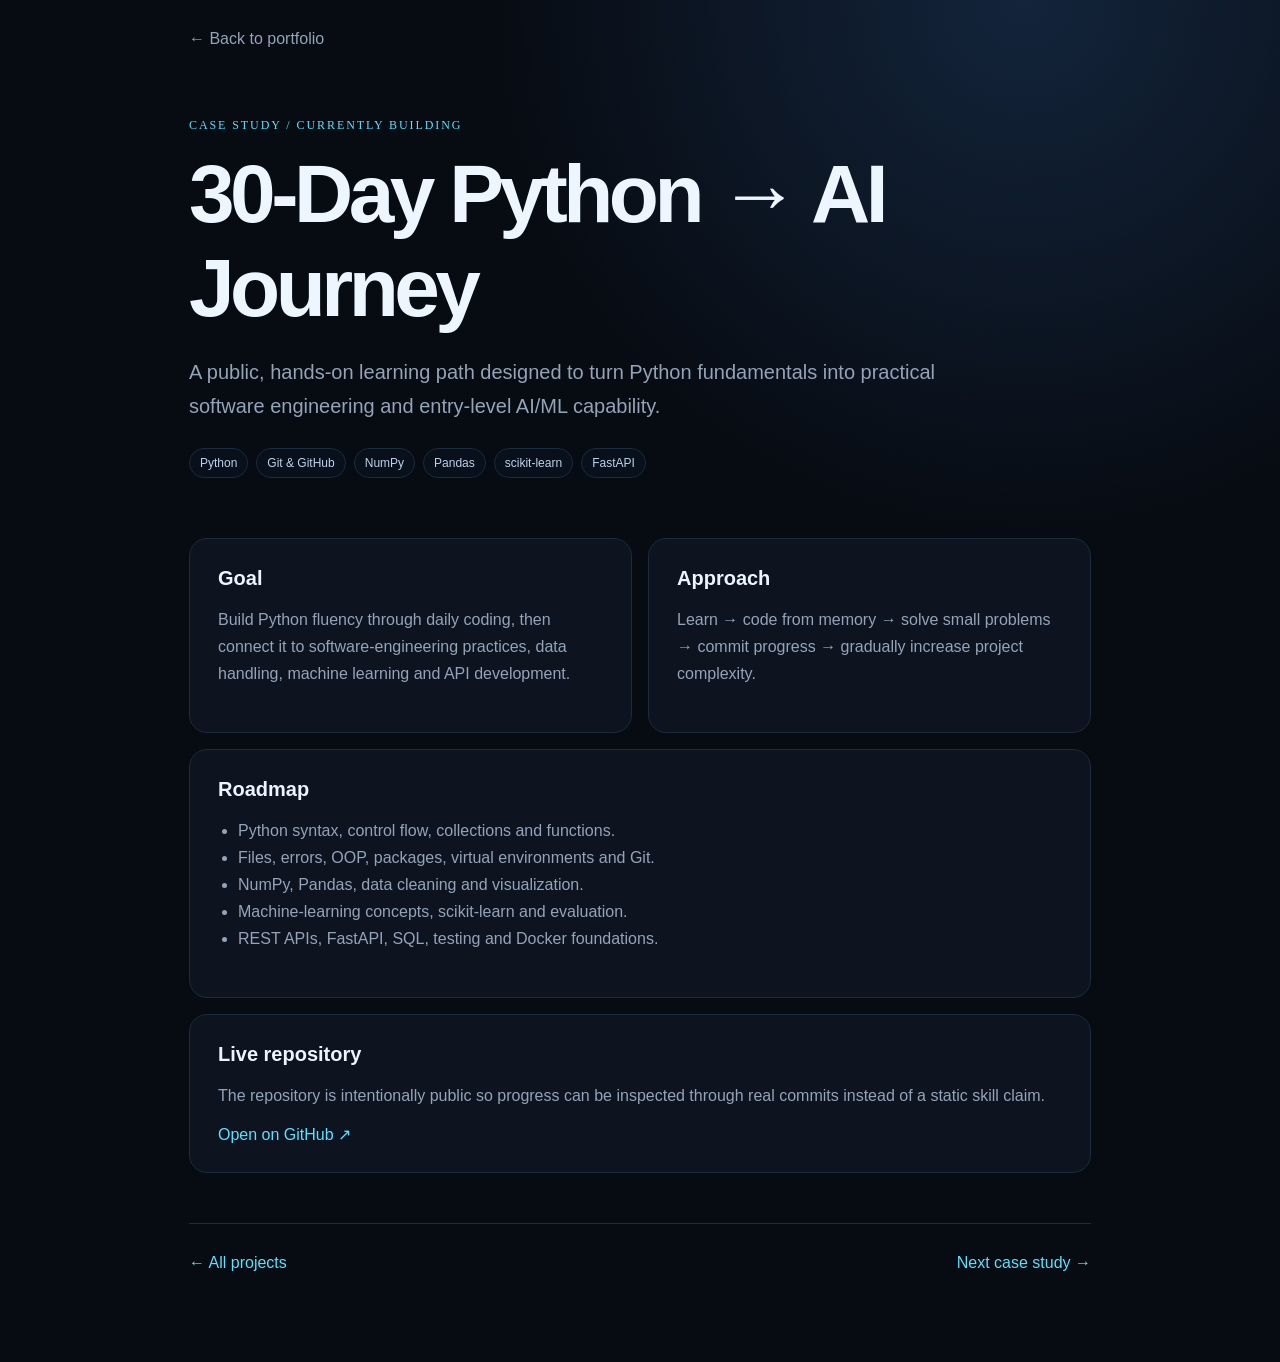
<file: projects/python-ai-journey.html>
<!doctype html><html lang="en"><head><meta charset="utf-8"><meta name="viewport" content="width=device-width,initial-scale=1"><title>Python → AI Journey | Hamza Chaabi</title><link rel="stylesheet" href="project.css"></head><body><main class="wrap"><a class="back" href="../index.html#projects">← Back to portfolio</a><section class="hero"><div class="label">CASE STUDY / CURRENTLY BUILDING</div><h1>30-Day Python → AI Journey</h1><p class="lead">A public, hands-on learning path designed to turn Python fundamentals into practical software engineering and entry-level AI/ML capability.</p><div class="tags"><span>Python</span><span>Git & GitHub</span><span>NumPy</span><span>Pandas</span><span>scikit-learn</span><span>FastAPI</span></div></section><section class="grid"><article class="block"><h2>Goal</h2><p>Build Python fluency through daily coding, then connect it to software-engineering practices, data handling, machine learning and API development.</p></article><article class="block"><h2>Approach</h2><p>Learn → code from memory → solve small problems → commit progress → gradually increase project complexity.</p></article><article class="block wide"><h2>Roadmap</h2><ul><li>Python syntax, control flow, collections and functions.</li><li>Files, errors, OOP, packages, virtual environments and Git.</li><li>NumPy, Pandas, data cleaning and visualization.</li><li>Machine-learning concepts, scikit-learn and evaluation.</li><li>REST APIs, FastAPI, SQL, testing and Docker foundations.</li></ul></article><article class="block wide"><h2>Live repository</h2><p>The repository is intentionally public so progress can be inspected through real commits instead of a static skill claim.</p><a href="https://github.com/hamza2001-hash/python-ai-journey" target="_blank" rel="noreferrer">Open on GitHub ↗</a></article></section><div class="next"><a href="../index.html#projects">← All projects</a><a href="workstation-inventory.html">Next case study →</a></div></main></body></html>
</file>
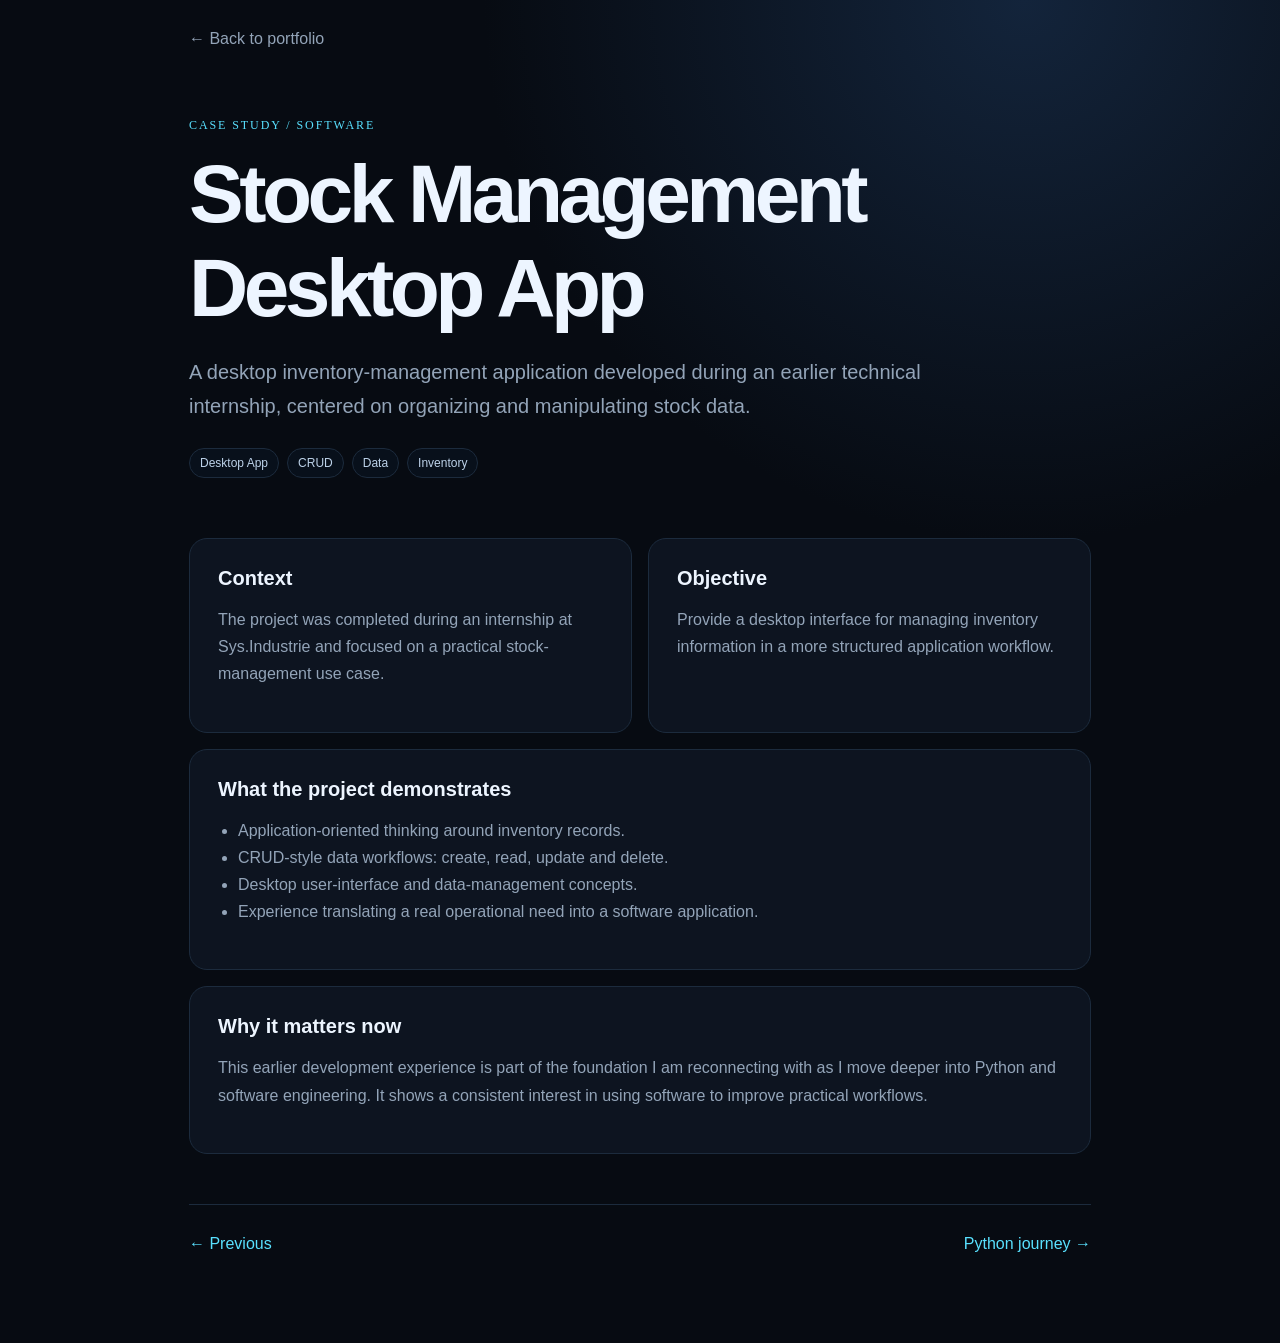
<file: projects/stock-management.html>
<!doctype html><html lang="en"><head><meta charset="utf-8"><meta name="viewport" content="width=device-width,initial-scale=1"><title>Stock Management Desktop App | Hamza Chaabi</title><link rel="stylesheet" href="project.css"></head><body><main class="wrap"><a class="back" href="../index.html#projects">← Back to portfolio</a><section class="hero"><div class="label">CASE STUDY / SOFTWARE</div><h1>Stock Management Desktop App</h1><p class="lead">A desktop inventory-management application developed during an earlier technical internship, centered on organizing and manipulating stock data.</p><div class="tags"><span>Desktop App</span><span>CRUD</span><span>Data</span><span>Inventory</span></div></section><section class="grid"><article class="block"><h2>Context</h2><p>The project was completed during an internship at Sys.Industrie and focused on a practical stock-management use case.</p></article><article class="block"><h2>Objective</h2><p>Provide a desktop interface for managing inventory information in a more structured application workflow.</p></article><article class="block wide"><h2>What the project demonstrates</h2><ul><li>Application-oriented thinking around inventory records.</li><li>CRUD-style data workflows: create, read, update and delete.</li><li>Desktop user-interface and data-management concepts.</li><li>Experience translating a real operational need into a software application.</li></ul></article><article class="block wide"><h2>Why it matters now</h2><p>This earlier development experience is part of the foundation I am reconnecting with as I move deeper into Python and software engineering. It shows a consistent interest in using software to improve practical workflows.</p></article></section><div class="next"><a href="zabbix-monitoring.html">← Previous</a><a href="python-ai-journey.html">Python journey →</a></div></main></body></html>
</file>
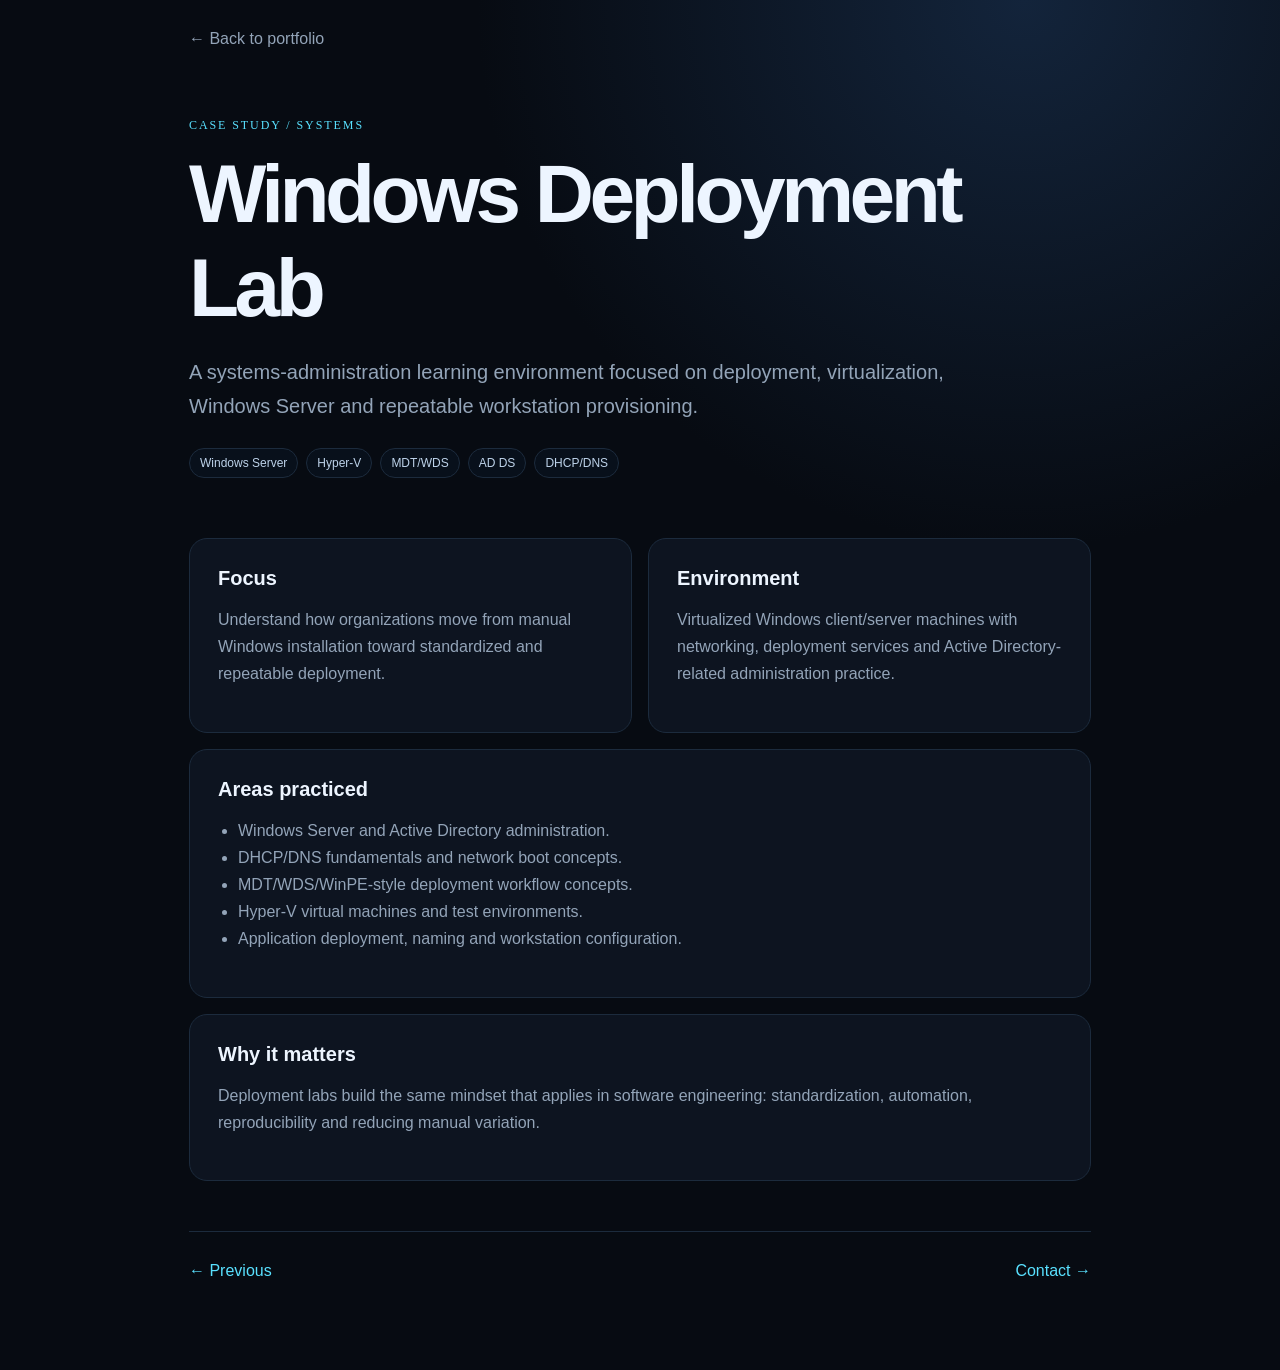
<file: projects/windows-deployment.html>
<!doctype html><html lang="en"><head><meta charset="utf-8"><meta name="viewport" content="width=device-width,initial-scale=1"><title>Windows Deployment Lab | Hamza Chaabi</title><link rel="stylesheet" href="project.css"></head><body><main class="wrap"><a class="back" href="../index.html#projects">← Back to portfolio</a><section class="hero"><div class="label">CASE STUDY / SYSTEMS</div><h1>Windows Deployment Lab</h1><p class="lead">A systems-administration learning environment focused on deployment, virtualization, Windows Server and repeatable workstation provisioning.</p><div class="tags"><span>Windows Server</span><span>Hyper-V</span><span>MDT/WDS</span><span>AD DS</span><span>DHCP/DNS</span></div></section><section class="grid"><article class="block"><h2>Focus</h2><p>Understand how organizations move from manual Windows installation toward standardized and repeatable deployment.</p></article><article class="block"><h2>Environment</h2><p>Virtualized Windows client/server machines with networking, deployment services and Active Directory-related administration practice.</p></article><article class="block wide"><h2>Areas practiced</h2><ul><li>Windows Server and Active Directory administration.</li><li>DHCP/DNS fundamentals and network boot concepts.</li><li>MDT/WDS/WinPE-style deployment workflow concepts.</li><li>Hyper-V virtual machines and test environments.</li><li>Application deployment, naming and workstation configuration.</li></ul></article><article class="block wide"><h2>Why it matters</h2><p>Deployment labs build the same mindset that applies in software engineering: standardization, automation, reproducibility and reducing manual variation.</p></article></section><div class="next"><a href="workstation-inventory.html">← Previous</a><a href="../index.html#contact">Contact →</a></div></main></body></html>
</file>
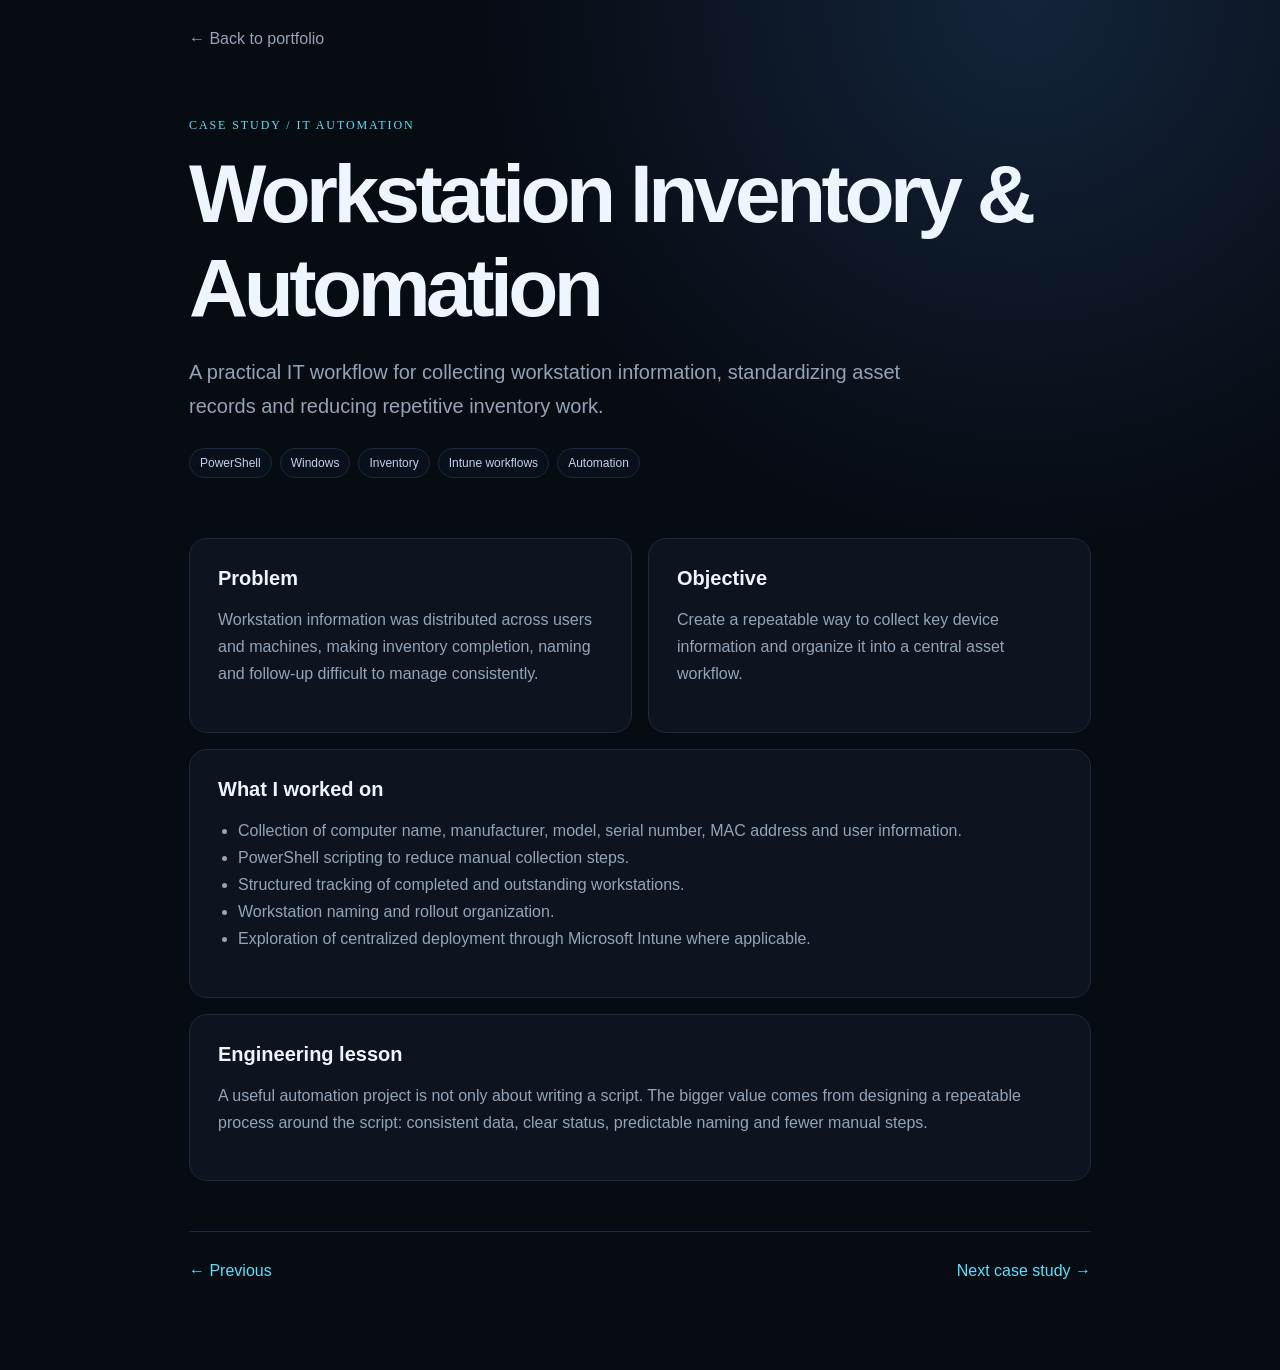
<file: projects/workstation-inventory.html>
<!doctype html><html lang="en"><head><meta charset="utf-8"><meta name="viewport" content="width=device-width,initial-scale=1"><title>Workstation Inventory & Automation | Hamza Chaabi</title><link rel="stylesheet" href="project.css"></head><body><main class="wrap"><a class="back" href="../index.html#projects">← Back to portfolio</a><section class="hero"><div class="label">CASE STUDY / IT AUTOMATION</div><h1>Workstation Inventory & Automation</h1><p class="lead">A practical IT workflow for collecting workstation information, standardizing asset records and reducing repetitive inventory work.</p><div class="tags"><span>PowerShell</span><span>Windows</span><span>Inventory</span><span>Intune workflows</span><span>Automation</span></div></section><section class="grid"><article class="block"><h2>Problem</h2><p>Workstation information was distributed across users and machines, making inventory completion, naming and follow-up difficult to manage consistently.</p></article><article class="block"><h2>Objective</h2><p>Create a repeatable way to collect key device information and organize it into a central asset workflow.</p></article><article class="block wide"><h2>What I worked on</h2><ul><li>Collection of computer name, manufacturer, model, serial number, MAC address and user information.</li><li>PowerShell scripting to reduce manual collection steps.</li><li>Structured tracking of completed and outstanding workstations.</li><li>Workstation naming and rollout organization.</li><li>Exploration of centralized deployment through Microsoft Intune where applicable.</li></ul></article><article class="block wide"><h2>Engineering lesson</h2><p>A useful automation project is not only about writing a script. The bigger value comes from designing a repeatable process around the script: consistent data, clear status, predictable naming and fewer manual steps.</p></article></section><div class="next"><a href="python-ai-journey.html">← Previous</a><a href="windows-deployment.html">Next case study →</a></div></main></body></html>
</file>
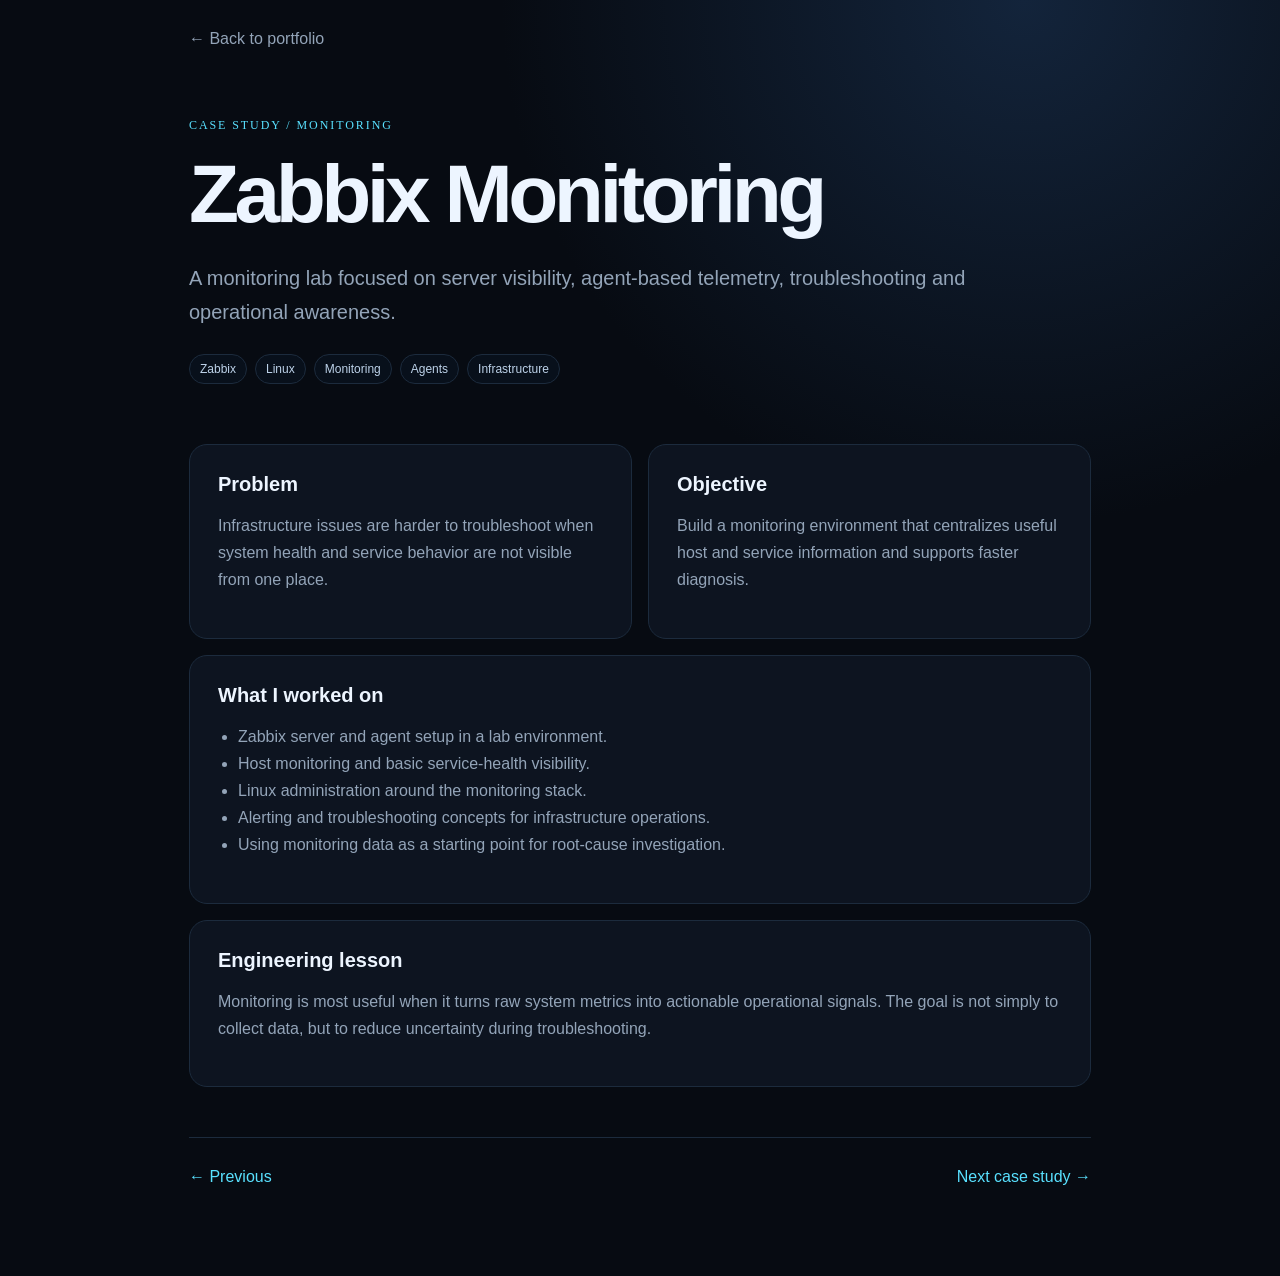
<file: projects/zabbix-monitoring.html>
<!doctype html><html lang="en"><head><meta charset="utf-8"><meta name="viewport" content="width=device-width,initial-scale=1"><title>Zabbix Monitoring | Hamza Chaabi</title><link rel="stylesheet" href="project.css"></head><body><main class="wrap"><a class="back" href="../index.html#projects">← Back to portfolio</a><section class="hero"><div class="label">CASE STUDY / MONITORING</div><h1>Zabbix Monitoring</h1><p class="lead">A monitoring lab focused on server visibility, agent-based telemetry, troubleshooting and operational awareness.</p><div class="tags"><span>Zabbix</span><span>Linux</span><span>Monitoring</span><span>Agents</span><span>Infrastructure</span></div></section><section class="grid"><article class="block"><h2>Problem</h2><p>Infrastructure issues are harder to troubleshoot when system health and service behavior are not visible from one place.</p></article><article class="block"><h2>Objective</h2><p>Build a monitoring environment that centralizes useful host and service information and supports faster diagnosis.</p></article><article class="block wide"><h2>What I worked on</h2><ul><li>Zabbix server and agent setup in a lab environment.</li><li>Host monitoring and basic service-health visibility.</li><li>Linux administration around the monitoring stack.</li><li>Alerting and troubleshooting concepts for infrastructure operations.</li><li>Using monitoring data as a starting point for root-cause investigation.</li></ul></article><article class="block wide"><h2>Engineering lesson</h2><p>Monitoring is most useful when it turns raw system metrics into actionable operational signals. The goal is not simply to collect data, but to reduce uncertainty during troubleshooting.</p></article></section><div class="next"><a href="windows-deployment.html">← Previous</a><a href="stock-management.html">Next case study →</a></div></main></body></html>
</file>
<file: style.css>
:root{--bg:#070b12;--panel:#0d1420;--panel2:#0a1019;--text:#edf5ff;--muted:#93a4b8;--line:#1c2b3d;--cyan:#59e1ff;--violet:#9b7cff;--green:#91ffc0;--max:1180px}*{box-sizing:border-box}html{scroll-behavior:smooth}body{margin:0;overflow-x:hidden;background:radial-gradient(circle at 75% 5%,#12223a 0,transparent 28%),var(--bg);color:var(--text);font-family:Inter,Segoe UI,Arial,sans-serif}body:before{content:"";position:fixed;inset:0;pointer-events:none;background-image:linear-gradient(#ffffff06 1px,transparent 1px),linear-gradient(90deg,#ffffff06 1px,transparent 1px);background-size:42px 42px;mask-image:linear-gradient(to bottom,#000,transparent 72%);z-index:-2}a{color:inherit;text-decoration:none}.scroll-progress{position:fixed;left:0;top:0;height:2px;width:0;background:linear-gradient(90deg,var(--cyan),var(--violet));z-index:100}.cursor-glow{position:fixed;width:420px;height:420px;border-radius:50%;background:radial-gradient(circle,#59e1ff10 0,transparent 68%);pointer-events:none;transform:translate(-50%,-50%);z-index:-1}header{height:76px;position:sticky;top:0;z-index:30;display:flex;align-items:center;gap:32px;padding:0 max(24px,calc((100vw - var(--max))/2));background:#070b12d9;backdrop-filter:blur(16px);border-bottom:1px solid var(--line)}.logo{font-weight:900;font-size:24px}.logo span,.hero h1 span{color:var(--cyan)}nav{display:flex;gap:22px;margin-left:auto}nav a{font-size:14px;color:var(--muted);position:relative;padding:28px 0}nav a:after{content:"";position:absolute;left:0;right:100%;bottom:20px;height:1px;background:var(--cyan);transition:.25s}nav a:hover,nav a.active{color:var(--cyan)}nav a:hover:after,nav a.active:after{right:0}.header-actions{display:flex;gap:8px}.icon-btn{border:1px solid var(--line);background:transparent;color:var(--text);padding:8px 11px;border-radius:10px;cursor:pointer}.menu-btn{display:none;font-size:17px}main,footer{max-width:var(--max);margin:auto;padding:0 24px}.hero{min-height:calc(100vh - 76px);display:grid;grid-template-columns:1.15fr .85fr;align-items:center;gap:50px;position:relative;isolation:isolate}.hero canvas{position:absolute;inset:0;width:100%;height:100%;z-index:-1;opacity:.6}.status{display:inline-block;color:var(--green);border:1px solid #214f38;background:#0d2419;padding:8px 12px;border-radius:999px;font-size:13px}.eyebrow,.section-label{font-family:Consolas,monospace;letter-spacing:.18em;color:var(--cyan);font-size:12px;margin-top:24px}.hero h1{font-size:clamp(64px,9vw,118px);line-height:.82;margin:14px 0 28px;letter-spacing:-.07em}.hero h2{font-size:clamp(22px,3vw,38px);margin:0 0 18px;min-height:46px}.type-caret{color:var(--cyan);animation:blink 1s steps(1) infinite}.lead{font-size:19px;line-height:1.7;color:var(--muted);max-width:750px}.actions{display:flex;gap:12px;flex-wrap:wrap;margin-top:30px}.btn{display:inline-block;padding:13px 18px;border:1px solid var(--line);border-radius:12px;background:#0d1420;cursor:pointer;color:var(--text);transition:.25s}.btn:hover{transform:translateY(-2px);border-color:#59e1ff77}.btn.primary{background:linear-gradient(120deg,var(--cyan),var(--violet));color:#061018;border:0;font-weight:800;box-shadow:0 10px 35px #59e1ff17}.hero-metrics{display:flex;gap:28px;margin-top:42px;flex-wrap:wrap}.hero-metrics div{display:grid;gap:4px}.hero-metrics strong{font:700 13px Consolas;color:var(--cyan)}.hero-metrics span{font-size:12px;color:var(--muted)}.orb{width:min(360px,70vw);aspect-ratio:1;margin:auto;border:1px solid #59e1ff4a;border-radius:50%;display:grid;place-items:center;position:relative;box-shadow:0 0 90px #59e1ff1e,inset 0 0 50px #9b7cff0b;animation:orbFloat 6s ease-in-out infinite}.orb:before,.orb:after,.orb>span{content:"";position:absolute;border:1px solid #9b7cff3d;border-radius:50%;inset:12%}.orb:after{inset:25%;border-color:#59e1ff66}.orb>span:nth-of-type(1){width:12px;height:12px;inset:auto;top:9%;background:var(--cyan);box-shadow:0 0 20px var(--cyan);animation:float 4s ease-in-out infinite}.orb>span:nth-of-type(2){width:8px;height:8px;inset:auto;right:8%;background:var(--violet);animation:float 5s ease-in-out infinite}.orb>span:nth-of-type(3){width:7px;height:7px;inset:auto;bottom:13%;left:18%;background:var(--cyan);animation:float 6s ease-in-out infinite}.core{font:900 70px Consolas;color:var(--cyan);text-shadow:0 0 35px #59e1ff88}.orbit-label{position:absolute;font:700 11px Consolas;color:var(--muted);border:1px solid var(--line);background:#070b12cc;padding:6px 8px;border-radius:7px}.label-a{top:18%;left:-2%}.label-b{right:-2%;top:49%}.label-c{bottom:11%;left:28%}@keyframes float{50%{transform:translateY(18px) scale(1.2)}}@keyframes orbFloat{50%{transform:translateY(-10px)}}@keyframes blink{50%{opacity:0}}section:not(.hero){padding:110px 0;border-top:1px solid var(--line)}section h3{font-size:clamp(34px,5vw,58px);letter-spacing:-.04em;margin:12px 0 45px}.grid2{display:grid;grid-template-columns:1fr 1fr;gap:50px;color:var(--muted);font-size:18px;line-height:1.8}.principles{display:grid;grid-template-columns:repeat(3,1fr);gap:12px;margin-top:34px}.principles div{border:1px solid var(--line);border-radius:14px;padding:20px;background:var(--panel2)}.principles span{display:block;color:var(--cyan);font:11px Consolas;margin-bottom:8px}.featured{display:grid;grid-template-columns:.7fr 1.3fr;gap:30px;padding:30px;background:linear-gradient(135deg,#0e1b2a,#0d1420);border:1px solid #29445f;border-radius:20px}.featured h4,.card h4,.timeline h4,.skill-panel h4,.edu h4,.contact-card h4{font-size:22px;margin:10px 0}.featured li{margin:12px 0;color:var(--muted);line-height:1.5}.pill,.card>span{font:11px Consolas;color:var(--cyan);letter-spacing:.12em}.muted,.timeline p,.card p,.edu p,.contact-card p{color:var(--muted);line-height:1.6}.timeline,.edu{display:grid;grid-template-columns:repeat(4,1fr);gap:14px;margin-top:16px}.edu{grid-template-columns:repeat(3,1fr)}.timeline article,.edu article{padding:22px;border:1px solid var(--line);border-radius:15px;background:var(--panel2)}.timeline b,.edu b{color:var(--cyan);font:12px Consolas}.section-heading-row{display:flex;align-items:flex-end;justify-content:space-between;gap:25px;margin-bottom:20px}.section-heading-row h3{margin-bottom:20px}.filters,.skill-tabs{display:flex;gap:8px;flex-wrap:wrap;margin-bottom:20px}.filter,.skill-tab{border:1px solid var(--line);background:var(--panel2);color:var(--muted);padding:9px 12px;border-radius:999px;cursor:pointer;font:inherit;font-size:13px}.filter:hover,.filter.active,.skill-tab:hover,.skill-tab.active{color:#061018;background:var(--cyan);border-color:var(--cyan)}.cards{display:grid;grid-template-columns:repeat(3,1fr);gap:16px}.card{min-height:285px;padding:25px;border:1px solid var(--line);border-radius:18px;background:var(--panel);transition:.25s;display:flex;flex-direction:column}.card:hover{transform:translateY(-6px);border-color:#59e1ff66;box-shadow:0 18px 55px #00000033}.card.accent{background:linear-gradient(145deg,#10243a,#17152d)}.card.hidden{display:none}.tags{display:flex;gap:7px;flex-wrap:wrap;margin:4px 0 18px}.tags i{font-style:normal;font-size:11px;color:#bdd2e9;border:1px solid var(--line);border-radius:7px;padding:5px 7px;background:#07101b}.card-links{display:flex;gap:16px;flex-wrap:wrap;margin-top:auto}.card-links a{color:var(--cyan);font-weight:700;font-size:13px}.skill-panel{display:grid;grid-template-columns:auto 1fr;align-items:center;gap:25px;padding:30px;border:1px solid #29445f;border-radius:18px;background:linear-gradient(145deg,#0d1724,#0a1019)}.skill-icon{width:92px;height:92px;border-radius:18px;display:grid;place-items:center;border:1px solid #59e1ff55;background:#081827;color:var(--cyan);font:800 22px Consolas;box-shadow:inset 0 0 30px #59e1ff0b}.skill-panel p{margin:0;color:var(--muted);line-height:1.7}.skill-note{color:var(--muted);font-size:12px;margin-top:12px}.contact-grid{display:grid;grid-template-columns:1.4fr .6fr;gap:24px;align-items:start}form{display:grid;grid-template-columns:1fr 1fr;gap:12px;margin:0}input,textarea{background:#0b121c;border:1px solid var(--line);border-radius:12px;padding:15px;color:var(--text);font:inherit;outline:none}input:focus,textarea:focus{border-color:#59e1ff77;box-shadow:0 0 0 3px #59e1ff0b}textarea{grid-column:1/-1;min-height:165px;resize:vertical}form button{width:max-content}form small{grid-column:1/-1;color:var(--muted)}.contact-card{padding:28px;border:1px solid var(--line);border-radius:18px;background:var(--panel2)}.contact-card>a{display:block;color:var(--cyan);word-break:break-word}.contact-socials{display:flex;gap:15px;margin-top:22px}.contact-socials a{font-size:13px;color:var(--text)}footer{padding-top:35px;padding-bottom:35px;border-top:1px solid var(--line);color:var(--muted);font-size:13px}.footer-dot{margin:0 6px;color:var(--cyan)}.reveal{opacity:0;transform:translateY(24px);transition:opacity .7s ease,transform .7s ease}.reveal.visible{opacity:1;transform:none}
@media(max-width:900px){nav{position:fixed;top:76px;left:16px;right:16px;display:none;flex-direction:column;gap:0;padding:14px;background:#09101bec;border:1px solid var(--line);border-radius:16px;backdrop-filter:blur(18px);box-shadow:0 20px 70px #0008}nav.open{display:flex}nav a{padding:14px;border-bottom:1px solid #ffffff08}nav a:last-child{border:0}.menu-btn{display:block}.hero{grid-template-columns:1fr;padding:70px 0}.orb{grid-row:1;width:245px}.grid2,.featured,.cards,.timeline,.edu,.principles,.contact-grid{grid-template-columns:1fr}.section-heading-row{display:block}.featured{gap:10px}.cards{gap:12px}.cursor-glow{display:none}}
@media(max-width:600px){header{padding-left:18px;padding-right:18px}.hero h1{font-size:70px}.hero-metrics{gap:18px}.skill-panel{grid-template-columns:1fr}.skill-icon{width:70px;height:70px}.contact-grid form{grid-template-columns:1fr}input,textarea{grid-column:1}.actions .btn{flex:1;text-align:center}section:not(.hero){padding:85px 0}}
@media(prefers-reduced-motion:reduce){html{scroll-behavior:auto}*,*:before,*:after{animation:none!important;transition:none!important}.reveal{opacity:1;transform:none}}

/* V3 additions */
.skip-link{position:fixed;left:12px;top:-60px;z-index:200;background:var(--cyan);color:#061018;padding:10px 14px;border-radius:10px;font-weight:800;transition:.2s}.skip-link:focus{top:12px}.command-btn{font-family:Consolas,monospace;color:var(--cyan)}.recruiter-btn{white-space:nowrap}.github-strip{display:grid;grid-template-columns:auto repeat(3,minmax(100px,1fr)) auto;gap:18px;align-items:center;margin-top:28px;padding:18px 20px;border:1px solid var(--line);background:linear-gradient(120deg,#0a121d,#0c1725);border-radius:16px}.github-strip>div:first-child{display:flex;align-items:center;gap:8px;color:var(--cyan);font:12px Consolas}.live-dot{width:8px;height:8px;border-radius:50%;background:var(--green);box-shadow:0 0 14px var(--green);animation:pulseLive 1.8s ease-in-out infinite}.github-stat{display:grid;gap:2px}.github-stat strong{font-size:19px}.github-stat span{font-size:11px;color:var(--muted)}.github-strip>a{font-size:13px;color:var(--cyan);font-weight:700}.copy-email{margin-top:12px;border:1px solid var(--line);background:#0c1520;color:var(--text);border-radius:10px;padding:9px 12px;cursor:pointer}.copy-email:hover{border-color:#59e1ff77}.recruiter-dialog,.command-dialog{width:min(760px,calc(100vw - 28px));border:1px solid #2a4159;border-radius:22px;background:#09111c;color:var(--text);padding:30px;box-shadow:0 30px 120px #000a}.recruiter-dialog::backdrop,.command-dialog::backdrop{background:#02060bc9;backdrop-filter:blur(8px)}.dialog-close{position:absolute;right:18px;top:18px;border:1px solid var(--line);background:transparent;color:var(--text);border-radius:10px;padding:8px 10px;cursor:pointer}.recruiter-dialog h3{font-size:44px;margin:10px 0}.dialog-lead{color:var(--muted);font-size:18px;line-height:1.65}.quick-grid{display:grid;grid-template-columns:1fr 1fr;gap:12px;margin:24px 0}.quick-grid div{border:1px solid var(--line);background:var(--panel2);padding:18px;border-radius:14px;display:grid;gap:6px}.quick-grid span{font:10px Consolas;color:var(--cyan);letter-spacing:.12em}.dialog-actions{display:flex;gap:10px;flex-wrap:wrap}.command-dialog{padding:0;overflow:hidden}.command-head{display:flex;align-items:center;gap:12px;padding:18px;border-bottom:1px solid var(--line)}.command-head span{font:700 18px Consolas;color:var(--cyan)}.command-head input{width:100%;border:0;background:transparent;padding:8px 0;font-size:18px;box-shadow:none}.command-list{display:grid;padding:10px}.command-list button{display:flex;gap:14px;align-items:center;text-align:left;border:0;background:transparent;color:var(--muted);padding:13px 14px;border-radius:10px;cursor:pointer;font:12px Consolas}.command-list button span{font:15px Inter,Segoe UI,Arial;color:var(--text)}.command-list button:hover,.command-list button:focus{background:#102033;color:var(--cyan);outline:none}.toast{position:fixed;left:50%;bottom:28px;transform:translate(-50%,30px);opacity:0;z-index:160;background:#0d1b28;border:1px solid #2b4b65;color:var(--text);padding:11px 16px;border-radius:999px;box-shadow:0 15px 50px #0007;transition:.25s}.toast.show{opacity:1;transform:translate(-50%,0)}@keyframes pulseLive{50%{opacity:.45;transform:scale(.8)}}
@media(max-width:980px){.recruiter-btn{display:none}.github-strip{grid-template-columns:1fr 1fr}.github-strip>a{grid-column:1/-1}.github-latest{grid-column:1/-1}}@media(max-width:600px){.command-btn{display:none}.quick-grid{grid-template-columns:1fr}.github-strip{grid-template-columns:1fr}.github-latest{grid-column:auto}.github-strip>a{grid-column:auto}.recruiter-dialog{padding:22px}.recruiter-dialog h3{font-size:34px}}


/* ===== V4: deployment-ready polish ===== */
.brand-v4::before{
  content:"HC";
  display:grid; place-items:center;
  width:34px; height:34px; border-radius:10px;
  margin-right:.65rem;
  font-size:.78rem; font-weight:900; letter-spacing:.04em;
  background:linear-gradient(135deg, rgba(103,232,249,.18), rgba(139,92,246,.2));
  border:1px solid rgba(103,232,249,.35);
  box-shadow:0 0 28px rgba(103,232,249,.10);
}
.v4-highlights{position:relative}
.impact-grid{display:grid;grid-template-columns:repeat(3,1fr);gap:1rem}
.impact-card{
  position:relative; overflow:hidden;
  padding:1.5rem; min-height:220px;
  border:1px solid rgba(255,255,255,.09);
  border-radius:20px;
  background:linear-gradient(145deg,rgba(255,255,255,.055),rgba(255,255,255,.018));
  transition:transform .25s ease,border-color .25s ease,box-shadow .25s ease;
}
.impact-card::after{
  content:""; position:absolute; inset:auto -20% -55% 25%; height:180px;
  background:radial-gradient(circle,rgba(103,232,249,.13),transparent 65%);
  pointer-events:none;
}
.impact-card:hover{transform:translateY(-6px);border-color:rgba(103,232,249,.25);box-shadow:0 18px 50px rgba(0,0,0,.2)}
.impact-icon{font-size:1.6rem;display:inline-block;margin-bottom:1rem}
.impact-card h3{margin:.1rem 0 .65rem}
.impact-card p{opacity:.78;line-height:1.7}
.launch-strip{padding-top:1rem}
.launch-inner{
  display:flex;align-items:center;justify-content:space-between;gap:2rem;
  padding:2rem;border:1px solid rgba(103,232,249,.16);border-radius:24px;
  background:
    radial-gradient(circle at 10% 0%,rgba(103,232,249,.11),transparent 34%),
    radial-gradient(circle at 90% 100%,rgba(139,92,246,.12),transparent 34%),
    rgba(255,255,255,.025);
}
.launch-inner h2{margin:.35rem 0 .45rem}
.launch-inner p{max-width:720px;opacity:.76}
::selection{background:rgba(103,232,249,.28)}
:focus-visible{outline:2px solid #67e8f9;outline-offset:4px}
@media(max-width:850px){
  .impact-grid{grid-template-columns:1fr}
  .launch-inner{align-items:flex-start;flex-direction:column}
}
</file>
<file: projects/project.css>
:root{--bg:#070b12;--panel:#0d1420;--text:#edf5ff;--muted:#93a4b8;--line:#1c2b3d;--cyan:#59e1ff;--violet:#9b7cff;--max:950px}*{box-sizing:border-box}body{margin:0;background:radial-gradient(circle at 80% 0,#13243b 0,transparent 32%),var(--bg);color:var(--text);font-family:Inter,Segoe UI,Arial,sans-serif}a{color:var(--cyan);text-decoration:none}.wrap{max-width:var(--max);margin:auto;padding:30px 24px 90px}.back{display:inline-block;margin-bottom:70px;color:var(--muted)}.back:hover{color:var(--cyan)}.label{font:12px Consolas;color:var(--cyan);letter-spacing:.16em}.hero h1{font-size:clamp(46px,8vw,82px);letter-spacing:-.055em;margin:14px 0 20px}.lead{font-size:20px;color:var(--muted);line-height:1.7;max-width:780px}.tags{display:flex;gap:8px;flex-wrap:wrap;margin:25px 0 60px}.tags span{border:1px solid var(--line);border-radius:999px;padding:7px 10px;font-size:12px;color:#bdd2e9;background:#08101b}.grid{display:grid;grid-template-columns:1fr 1fr;gap:16px}.block{padding:28px;border:1px solid var(--line);border-radius:18px;background:var(--panel)}.block.wide{grid-column:1/-1}.block h2{font-size:20px;margin:0 0 12px}.block p,.block li{color:var(--muted);line-height:1.7}.block ul{padding-left:20px}.next{display:flex;justify-content:space-between;gap:20px;margin-top:50px;padding-top:30px;border-top:1px solid var(--line)}@media(max-width:700px){.grid{grid-template-columns:1fr}.block.wide{grid-column:auto}.back{margin-bottom:45px}.next{flex-direction:column}}
</file>
